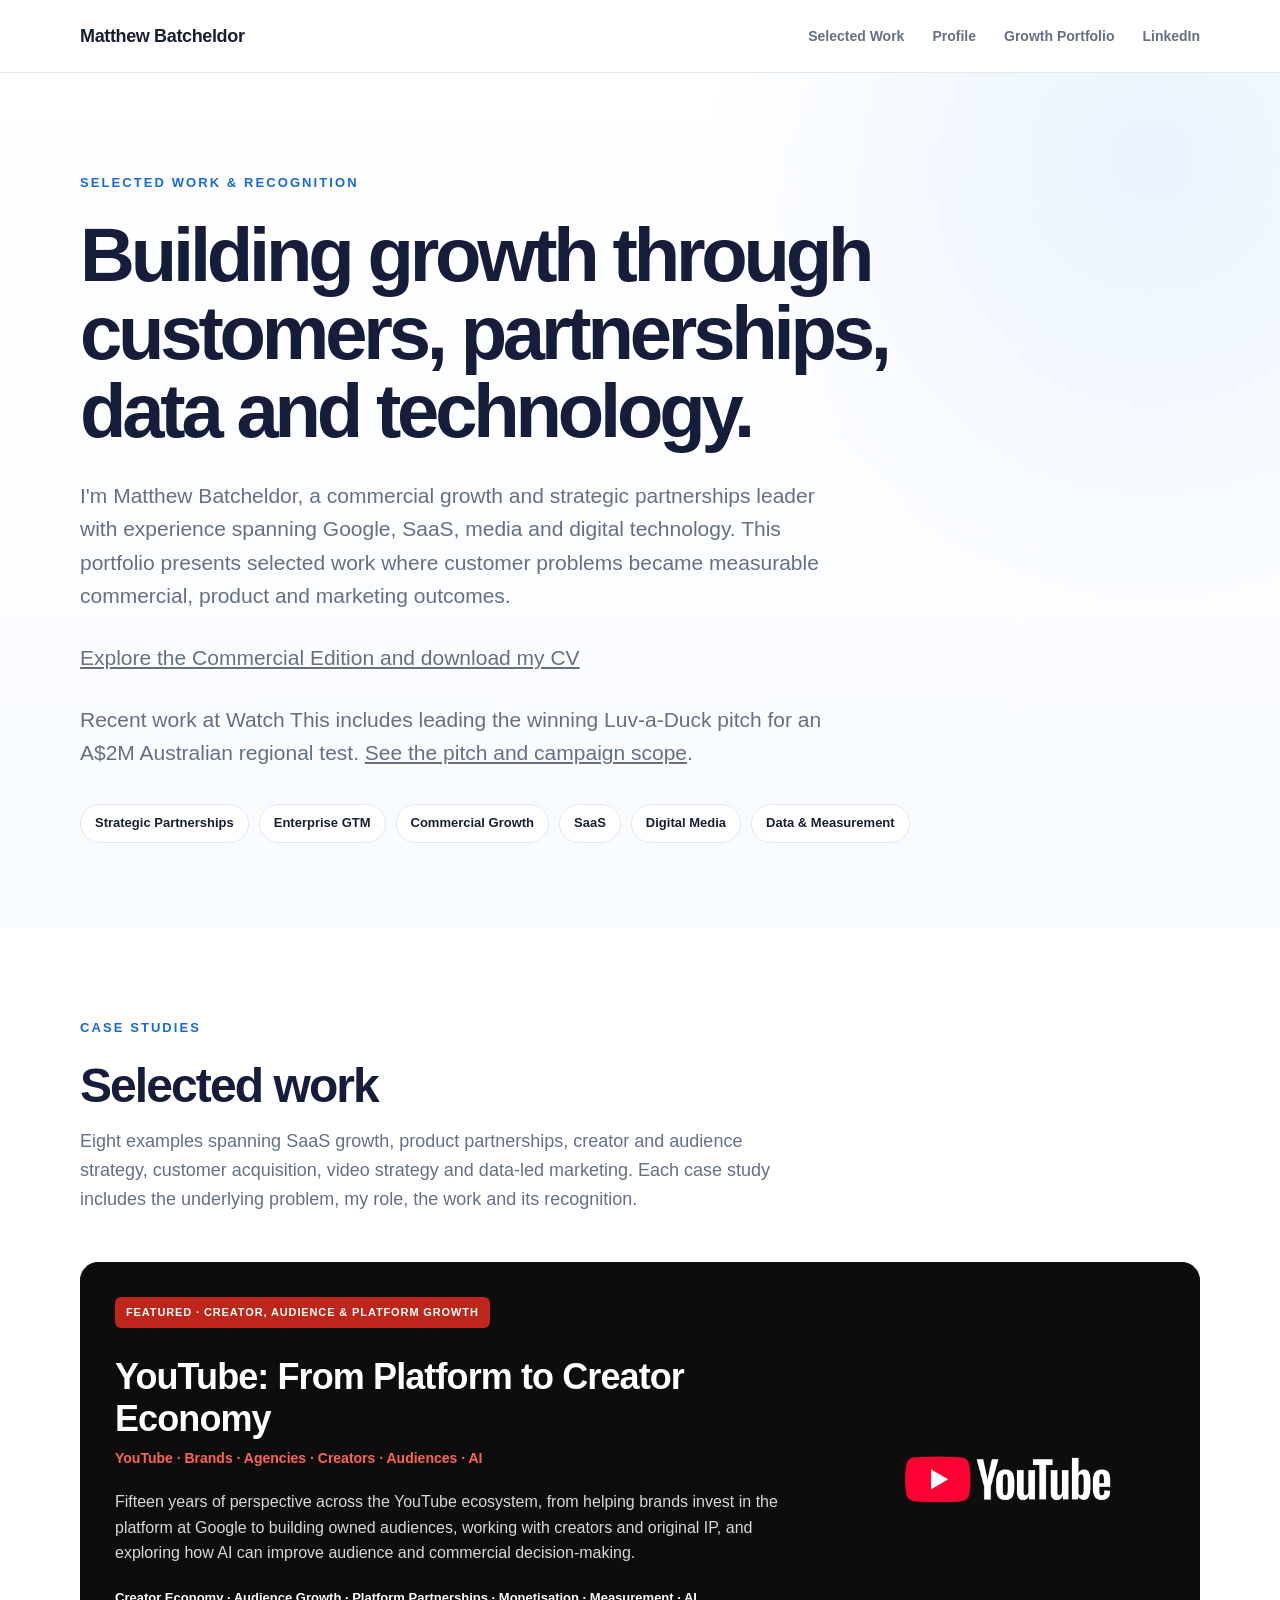
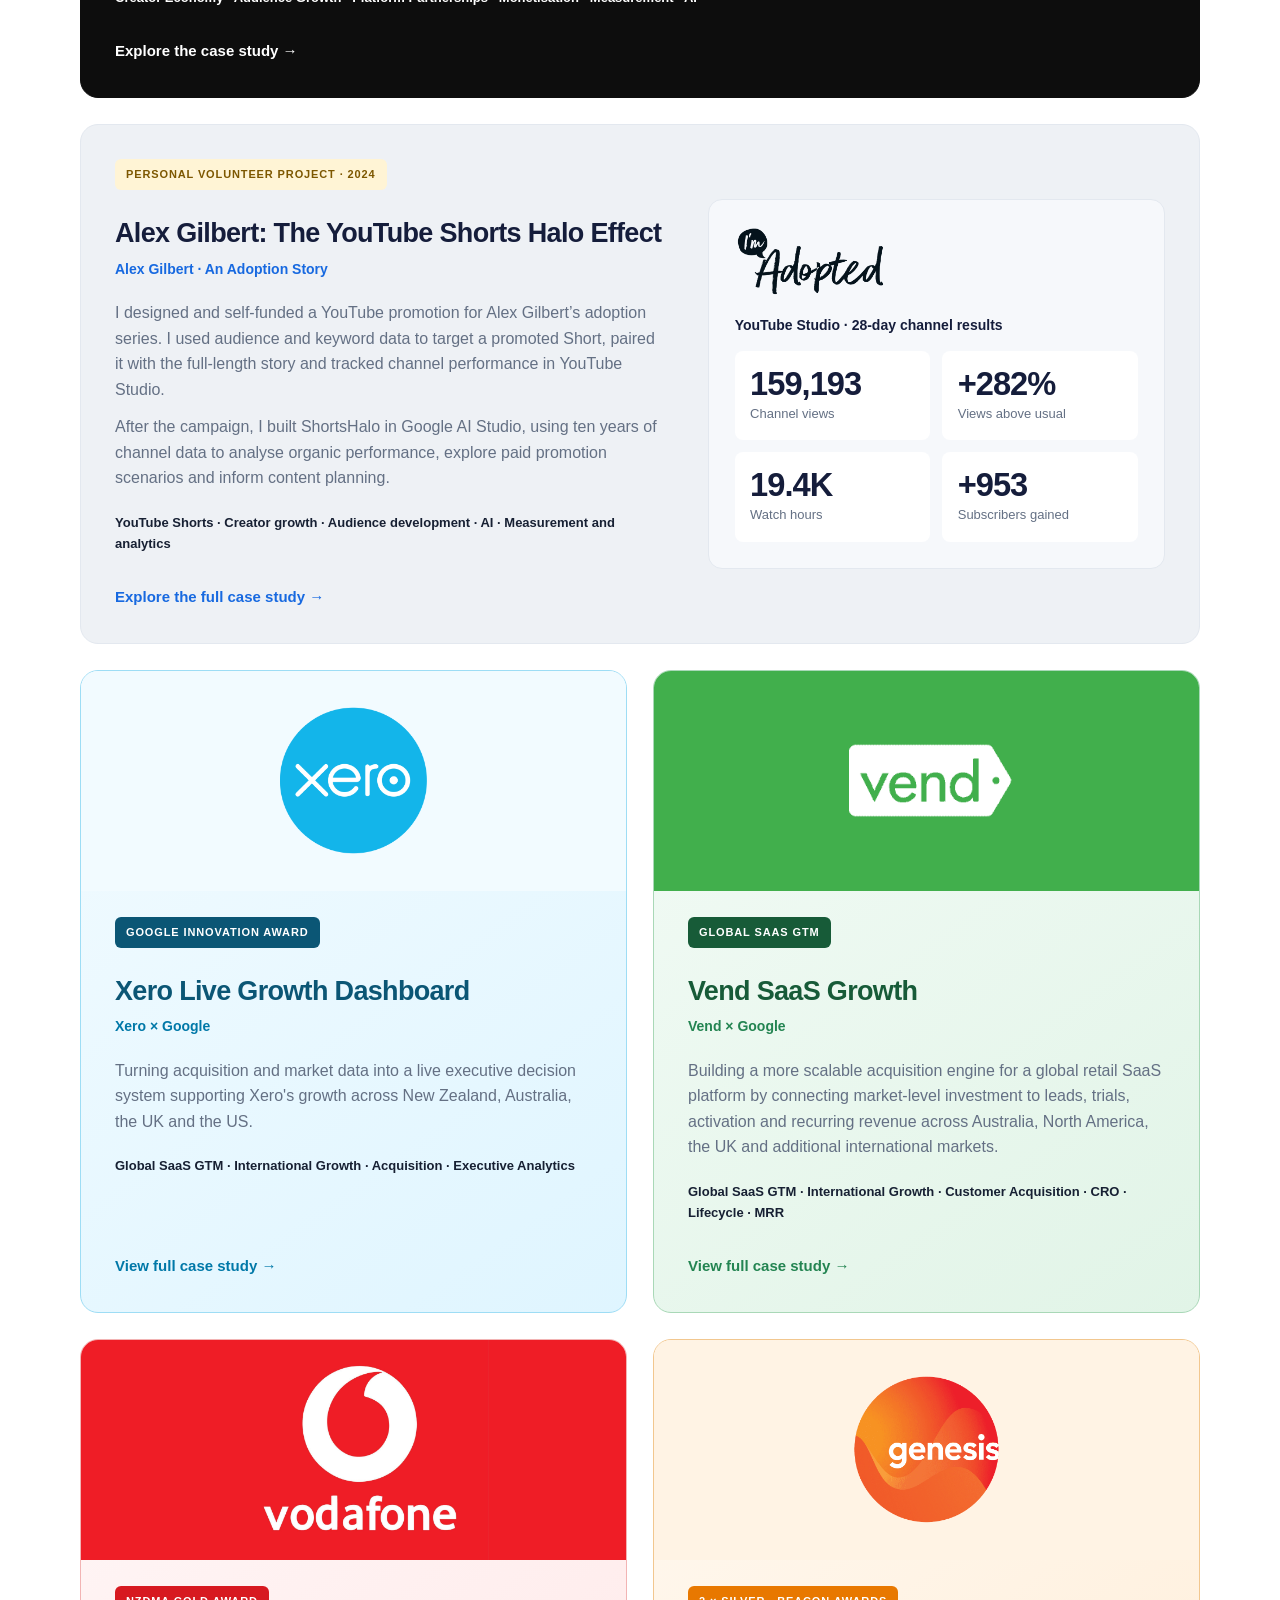
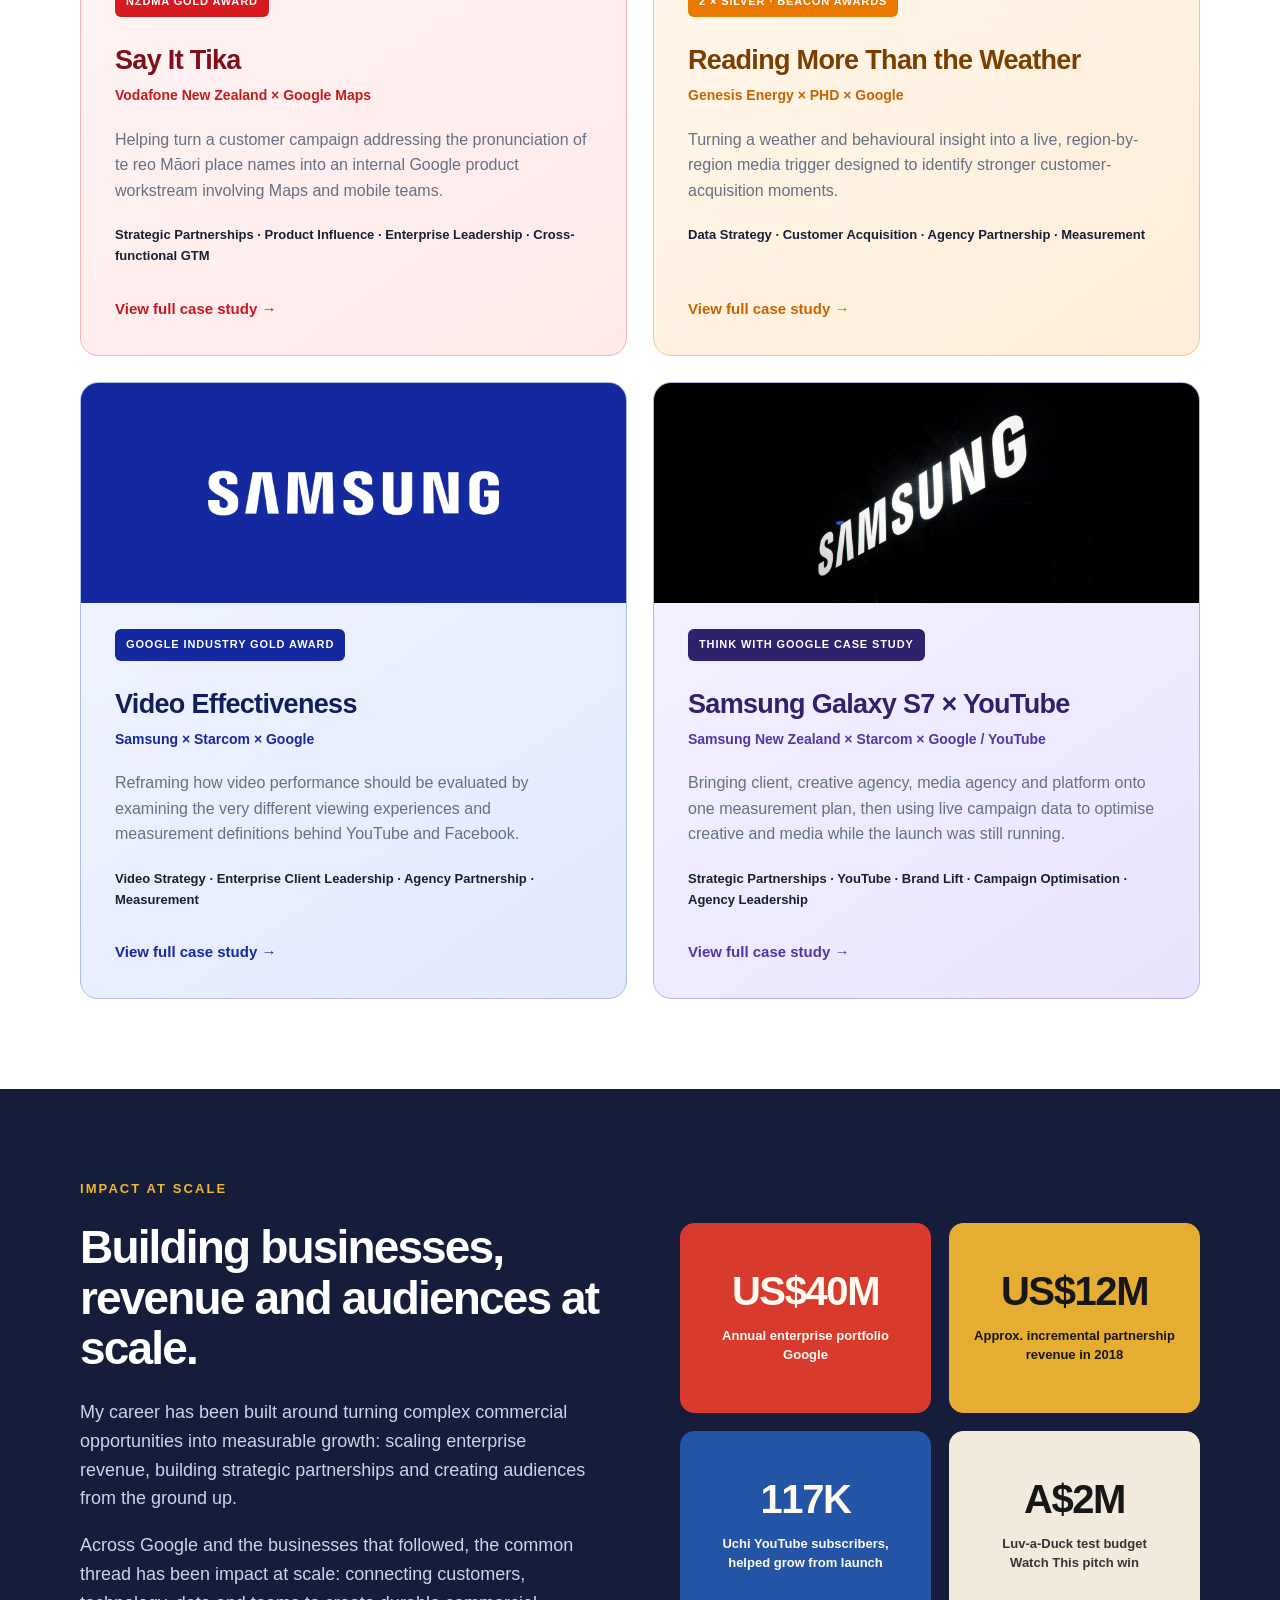
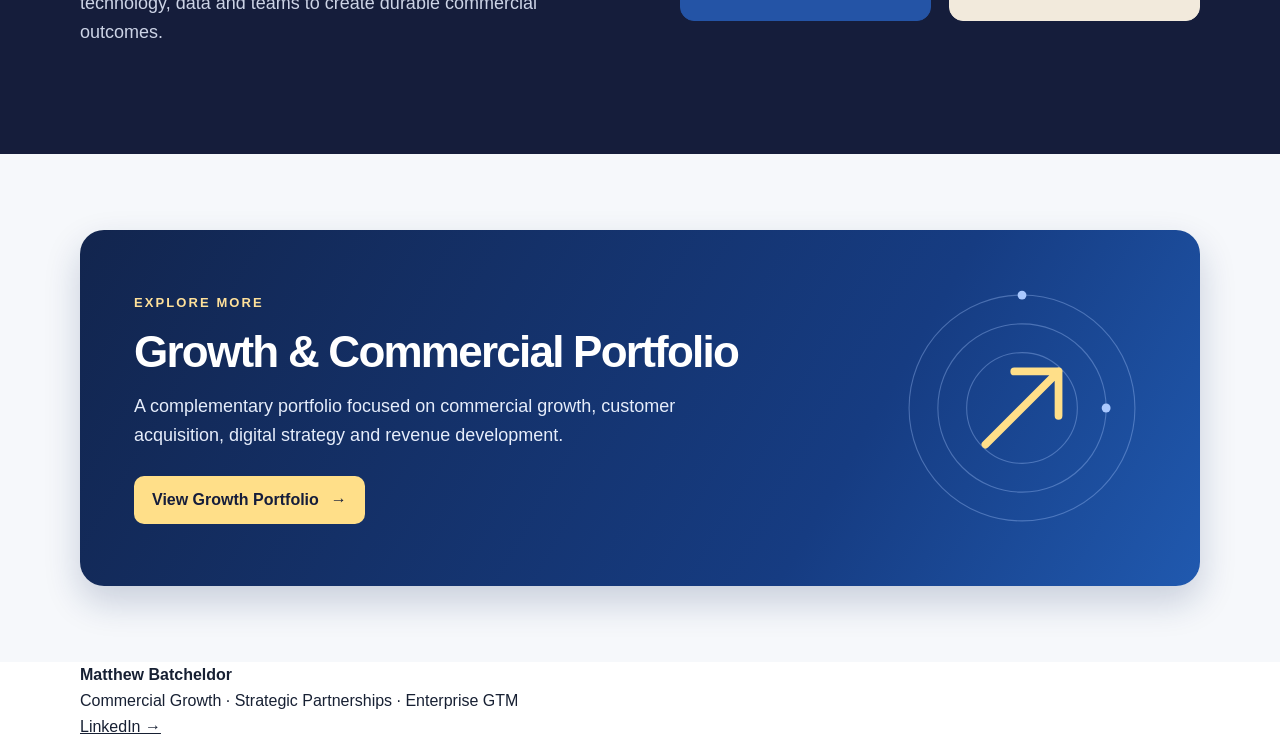
<file: index.html>
<!DOCTYPE html>
<html lang="en">
<head>
  <meta charset="UTF-8">
  <meta name="viewport" content="width=device-width, initial-scale=1.0">

  <title>Matthew Batcheldor | Selected Work & Case Studies</title>
  <meta name="theme-color" content="#1769e0">
  <meta property="og:title" content="Matthew Batcheldor | Career Portfolio">
  <meta property="og:description" content="Selected work across strategic partnerships, enterprise growth, SaaS, media, data and technology.">
  <meta property="og:type" content="website">
  <meta property="og:url" content="https://mattbatcheldor.github.io/career-portfolio/">

  <meta name="description"
        content="Selected award-winning work and commercial case studies from Matthew Batcheldor across Google, SaaS, strategic partnerships, media, data and growth.">

  <style>
    :root {
      --navy: #151d3b;
      --blue: #1769e0;
      --light-blue: #eef5ff;
      --gold: #f2b632;
      --red: #d43d3d;
      --text: #172033;
      --muted: #647084;
      --light: #f6f8fb;
      --white: #ffffff;
      --border: #e3e8ef;
    }

    * {
      box-sizing: border-box;
      margin: 0;
      padding: 0;
    }

    html {
      scroll-behavior: smooth;
    }

    body {
      font-family: -apple-system, BlinkMacSystemFont, "Segoe UI", Roboto,
                   Helvetica, Arial, sans-serif;
      color: var(--text);
      background: var(--white);
      line-height: 1.6;
    }

    a {
      color: inherit;
    }

    .container {
      width: min(1120px, 90%);
      margin: 0 auto;
    }

    /* NAV */

    nav {
      border-bottom: 1px solid var(--border);
      background: rgba(255,255,255,0.96);
      position: sticky;
      top: 0;
      z-index: 100;
    }

    .nav-inner {
      min-height: 72px;
      display: flex;
      align-items: center;
      justify-content: space-between;
      gap: 30px;
    }

    .name {
      font-weight: 800;
      font-size: 18px;
      letter-spacing: -0.02em;
    }

    .nav-links {
      display: flex;
      gap: 28px;
      font-size: 14px;
      font-weight: 600;
    }

    .nav-links a {
      text-decoration: none;
      color: var(--muted);
    }

    .nav-links a:hover {
      color: var(--blue);
    }

    /* HERO */

    .hero {
      padding: 100px 0 85px;
      background:
        radial-gradient(circle at 90% 10%, #e9f3ff 0, transparent 32%),
        linear-gradient(180deg, #ffffff 0%, #f8fbff 100%);
    }

    .eyebrow {
      text-transform: uppercase;
      letter-spacing: .16em;
      color: var(--blue);
      font-weight: 800;
      font-size: 13px;
      margin-bottom: 22px;
    }

    h1 {
      max-width: 900px;
      font-size: clamp(45px, 7vw, 76px);
      line-height: 1.03;
      letter-spacing: -0.055em;
      color: var(--navy);
    }

    .hero-copy {
      max-width: 760px;
      margin-top: 28px;
      font-size: 21px;
      color: var(--muted);
    }

    .hero-tags {
      display: flex;
      flex-wrap: wrap;
      gap: 10px;
      margin-top: 34px;
    }

    .tag {
      border: 1px solid var(--border);
      border-radius: 30px;
      padding: 8px 14px;
      font-size: 13px;
      font-weight: 700;
      background: white;
    }

    /* SECTIONS */

    section {
      padding: 90px 0;
    }

    .section-title {
      margin-bottom: 48px;
    }

    .section-title h2 {
      font-size: clamp(34px, 5vw, 48px);
      line-height: 1.1;
      letter-spacing: -0.04em;
      color: var(--navy);
    }

    .section-title p {
      max-width: 700px;
      margin-top: 14px;
      color: var(--muted);
      font-size: 18px;
    }

    /* CASE STUDIES */

    .grid {
      display: grid;
      grid-template-columns: repeat(2, 1fr);
      gap: 26px;
    }

    .card {
      --card-padding: 34px;
      border: 1px solid var(--border);
      border-radius: 18px;
      padding: var(--card-padding);
      background: white;
      display: flex;
      flex-direction: column;
      min-height: 420px;
      transition: transform .2s ease, box-shadow .2s ease;
    }

    .card:hover {
      transform: translateY(-4px);
      box-shadow: 0 18px 50px rgba(24, 39, 75, .10);
    }

    .card-featured {
      grid-column: 1 / -1;
      min-height: 360px;
      background: #0d0d0d;
      border-color: #0d0d0d;
      display: grid;
      grid-template-columns: minmax(0, 1fr) minmax(180px, 30%);
      gap: clamp(24px, 5vw, 60px);
    }

    .featured-copy {
      display: flex;
      flex-direction: column;
    }

    .featured-logo {
      place-self: center;
      width: min(100%, 270px);
      height: auto;
    }

    .award {
      display: inline-block;
      align-self: flex-start;
      padding: 7px 11px;
      border-radius: 6px;
      font-size: 11px;
      font-weight: 900;
      text-transform: uppercase;
      letter-spacing: .08em;
      margin-bottom: 28px;
      background: #fff4d5;
      color: #7d5700;
    }

    .card h3 {
      color: var(--navy);
      font-size: 27px;
      line-height: 1.15;
      letter-spacing: -0.025em;
      margin-bottom: 8px;
    }

    .client {
      color: var(--blue);
      font-weight: 700;
      font-size: 14px;
      margin-bottom: 20px;
    }

    .card p {
      color: var(--muted);
      font-size: 16px;
    }

    .skills {
      margin-top: 22px;
      font-size: 13px !important;
      font-weight: 700;
      color: var(--text) !important;
    }

    .card-link {
      margin-top: auto;
      padding-top: 30px;
      text-decoration: none;
      color: var(--blue);
      font-weight: 800;
      font-size: 15px;
    }

    .card-link:hover {
      text-decoration: underline;
    }

    .card-featured h3 { color: #ffffff; font-size: 36px; font-weight: 800; }
    .card-featured .client { color: #ff6355; }
    .card-featured p { color: #d8d8d8; }
    .card-featured .skills { color: #ffffff !important; }
    .card-featured .card-link { color: #ffffff; }
    .card-featured .award { background: #bf261b; color: #ffffff; }

    .card-visual {
      display: flex;
      flex: none;
      align-items: center;
      justify-content: center;
      height: clamp(156px, 19vw, 220px);
      margin: calc(-1 * var(--card-padding)) calc(-1 * var(--card-padding)) 26px;
      border-radius: 17px 17px 0 0;
      overflow: hidden;
    }

    .card-visual img {
      display: block;
      width: 100%;
      height: 100%;
      object-fit: contain;
    }

    .card-xero .card-visual { background: #f2fbff; }
    .card-xero .card-visual img { height: 68%; }
    .card-vend .card-visual { background: #41af4c; }
    .card-vend .card-visual img { width: min(100%, 450px); object-fit: cover; }
    .card-vodafone .card-visual { background: #ef1d26; }
    .card-genesis .card-visual { background: #fff3e4; }
    .card-genesis .card-visual img { height: 82%; }
    .card-samsung .card-visual { background: #1429a0; }
    .card-samsung .card-visual img { width: min(72%, 360px); }
    .card-galaxy .card-visual { background: #000000; }

    /* CASE STUDY STORY THEMES */
    .card-xero { background:linear-gradient(145deg,#f2fbff,#dff5ff); border-color:#9eddf5; }
    .card-xero h3{color:#0b5675}.card-xero .client,.card-xero .card-link{color:#0078a8}.card-xero .award{background:#0b5675;color:#fff}
    .card-vend { background:linear-gradient(145deg,#f3fbf6,#e1f4e7); border-color:#a9d8b7; }
    .card-vend h3{color:#175b38}.card-vend .client,.card-vend .card-link{color:#238451}.card-vend .award{background:#175b38;color:#fff}
    .card-vodafone { background:linear-gradient(145deg,#fff7f7,#ffe8e8); border-color:#f2b4b4; }
    .card-vodafone h3{color:#7d1018}.card-vodafone .client,.card-vodafone .card-link{color:#c71920}.card-vodafone .award{background:#d71920;color:#fff}
    .card-genesis { background:linear-gradient(145deg,#fff9f1,#ffedd7); border-color:#f2c78f; }
    .card-genesis h3{color:#7a3f00}.card-genesis .client,.card-genesis .card-link{color:#c86400}.card-genesis .award{background:#e87800;color:#fff}
    .card-samsung { background:linear-gradient(145deg,#f3f6ff,#e2e9ff); border-color:#aebce8; }
    .card-samsung h3{color:#101f5c}.card-samsung .client,.card-samsung .card-link{color:#1428a0}.card-samsung .award{background:#1428a0;color:#fff}
    .card-galaxy { background:linear-gradient(145deg,#f6f4ff,#e9e4ff); border-color:#bbb0e8; }
    .card-galaxy h3{color:#30216d}.card-galaxy .client,.card-galaxy .card-link{color:#5137a5}.card-galaxy .award{background:#30216d;color:#fff}

    .card-halo {
      grid-column: 1 / -1;
      background: #eef1f5;
      scroll-margin-top: 88px;
      display: grid;
      grid-template-columns: minmax(0, 1.2fr) minmax(0, 1fr);
      gap: clamp(20px, 4vw, 44px);
      min-height: auto;
    }

    .card-halo .featured-copy > p + p:not(.skills) { margin-top: 12px; }

    .halo-results {
      align-self: center;
      background: var(--light);
      border: 1px solid var(--border);
      border-radius: 14px;
      padding: clamp(14px, 2.4vw, 26px);
    }

    .halo-logo {
      display: block;
      width: min(100%, 152px);
      height: auto;
      margin: 0 0 16px;
    }

    .card .halo-results-label {
      margin-bottom: 14px;
      color: var(--navy);
      font-size: 14px;
      font-weight: 800;
    }

    .halo-metrics {
      display: grid;
      grid-template-columns: repeat(2, minmax(0, 1fr));
      gap: 12px;
      margin: 0;
    }

    .halo-metrics > div {
      display: flex;
      flex-direction: column;
      padding: clamp(9px, 1.2vw, 16px);
      border-radius: 8px;
      background: white;
    }

    .halo-metrics dt { color: var(--muted); font-size: 13px; }
    .halo-metrics dd {
      order: -1;
      margin: 0 0 2px;
      color: var(--navy);
      font-size: clamp(19px, 2.55vw, 34px);
      font-weight: 900;
      line-height: 1.1;
      font-variant-numeric: tabular-nums;
      letter-spacing: -.03em;
    }

    /* PROFILE */

    .profile {
      background: var(--navy);
      color: white;
    }

    .profile-grid {
      display: grid;
      grid-template-columns: 1fr 1fr;
      gap: 80px;
      align-items: center;
    }

    .profile h2 {
      color: white;
      font-size: 46px;
      line-height: 1.1;
      letter-spacing: -0.04em;
      margin-bottom: 24px;
    }

    .profile p {
      color: #cdd4e6;
      font-size: 18px;
      margin-bottom: 18px;
    }

    .stats {
      display: grid;
      grid-template-columns: repeat(2,1fr);
      gap: 18px;
    }

    .stat {
      min-height: 190px;
      padding: 28px 22px;
      border-radius: 14px;
      border: 1px solid rgba(255,255,255,.16);
      display: flex;
      flex-direction: column;
      justify-content: center;
      align-items: center;
      text-align: center;
      box-shadow: none;
    }

    .stat strong {
      display: block;
      font-size: clamp(30px, 4vw, 40px);
      line-height: 1;
      letter-spacing: -0.035em;
      margin-bottom: 16px;
    }

    .stat span {
      font-size: 13px;
      line-height: 1.45;
      font-weight: 700;
    }

    .stat-revenue-scale {
      background: #d83a2e;
      border-color: #d83a2e;
    }
    .stat-revenue-scale strong,
    .stat-revenue-scale span { color: #fffaf0; }

    .stat-revenue-impact {
      background: #e5ad32;
      border-color: #e5ad32;
    }
    .stat-revenue-impact strong,
    .stat-revenue-impact span { color: #171717; }

    .stat-audience {
      background: #2454a6;
      border-color: #2454a6;
    }
    .stat-audience strong,
    .stat-audience span { color: #fffaf0; }

    .stat-depth {
      background: #f2eadc;
      border-color: #f2eadc;
    }
    .stat-depth strong { color: #171717; }
    .stat-depth span { color: #343434; }

    /* GROWTH PORTFOLIO */

    .portfolio-section {
      padding: clamp(44px, 7vw, 76px) 0;
      background: var(--light);
    }

    .portfolio-panel {
      display: grid;
      grid-template-columns: minmax(0, 1fr) clamp(150px, 24vw, 248px);
      gap: clamp(20px, 4vw, 52px);
      align-items: center;
      padding: clamp(26px, 5vw, 54px);
      border-radius: 24px;
      background: linear-gradient(120deg, #12254e, #163c82 68%, #2059af);
      color: var(--white);
      box-shadow: 0 16px 36px rgba(16, 42, 93, .20);
    }

    .portfolio-panel .eyebrow {
      margin-bottom: 14px;
      color: #ffe19a;
    }

    .portfolio-panel h2 {
      max-width: 680px;
      margin-bottom: 16px;
      font-size: clamp(29px, 4vw, 44px);
      line-height: 1.1;
      letter-spacing: -.04em;
    }

    .portfolio-panel p {
      max-width: 580px;
      margin-bottom: 26px;
      color: #e6edfb;
      font-size: clamp(16px, 2vw, 18px);
    }

    .portfolio-button {
      display: inline-flex;
      gap: 12px;
      align-items: center;
      min-height: 48px;
      padding: 10px 18px;
      border-radius: 10px;
      background: #ffdf89;
      color: var(--navy);
      font-weight: 800;
      text-decoration: none;
    }

    .portfolio-button:hover {
      background: #ffebaf;
      text-decoration: underline;
    }

    .portfolio-button:focus-visible {
      outline: 3px solid var(--white);
      outline-offset: 4px;
    }

    .portfolio-art {
      display: block;
      width: 100%;
      height: auto;
    }

    @media (max-width: 620px) {
      .portfolio-panel { grid-template-columns: minmax(0, 1fr); }
      .portfolio-art { display: none; }
    }

    @media (max-width: 800px) {
      .nav-links { display: none; }
      .hero { padding: 70px 0; }
      .grid, .profile-grid { grid-template-columns: 1fr; }
      .card-halo { grid-template-columns: minmax(0, 1fr); }
      .profile-grid { gap: 45px; }
      .footer-inner { flex-direction: column; align-items: flex-start; }
      .card { --card-padding: 24px; min-height: auto; }

      .card-featured {
        padding: 28px 24px;
        grid-template-columns: minmax(0, 1fr);
        gap: 24px;
      }

      .featured-logo {
        grid-row: 1;
        justify-self: start;
        width: min(100%, 180px);
      }

      .card-featured .award {
        max-width: 100%;
        line-height: 1.45;
        margin-bottom: 26px;
      }

      .card-featured h3 {
        font-size: clamp(30px, 9vw, 36px);
        line-height: 1.08;
      }
    }
  </style>
<link rel="icon" href="/career-portfolio/favicon.svg" type="image/svg+xml"><link rel="apple-touch-icon" href="/career-portfolio/apple-touch-icon.png"><meta property="og:image" content="https://mattbatcheldor.github.io/career-portfolio/commercial-edition/assets/matthew-batcheldor-professional.jpg"><meta property="og:image:width" content="1000"><meta property="og:image:height" content="1000"><meta property="og:image:alt" content="Matthew Batcheldor wearing a navy jacket and checked shirt"><meta name="twitter:card" content="summary"><meta name="twitter:image" content="https://mattbatcheldor.github.io/career-portfolio/commercial-edition/assets/matthew-batcheldor-professional.jpg"></head>

<body>

<nav>
  <div class="container nav-inner">
    <div class="name">Matthew Batcheldor</div>

    <div class="nav-links">
  <a href="#work">Selected Work</a>
  <a href="#profile">Profile</a>
  <a href="https://mattbatcheldor.github.io/growth-portfolio/"
     target="_blank"
     rel="noopener">Growth Portfolio</a>
  <a href="https://www.linkedin.com/in/mattbatcheldor/"
     target="_blank"
     rel="noopener">LinkedIn</a>
</div>
  </div>
</nav>


<header class="hero">
  <div class="container">

    <div class="eyebrow">Selected Work & Recognition</div>

    <h1>
      Building growth through customers, partnerships, data and technology.
    </h1>

    <p class="hero-copy">
      I'm Matthew Batcheldor, a commercial growth and strategic partnerships
      leader with experience spanning Google, SaaS, media and digital
      technology. This portfolio presents selected work where customer
      problems became measurable commercial, product and marketing outcomes.
    </p>

    <p class="hero-copy"><a href="commercial-edition/">Explore the Commercial Edition and download my CV</a></p>
    <p class="hero-copy">Recent work at Watch This includes leading the winning Luv-a-Duck pitch for an A$2M Australian regional test. <a href="commercial-edition/#watch-this">See the pitch and campaign scope</a>.</p>

    <div class="hero-tags">
      <span class="tag">Strategic Partnerships</span>
      <span class="tag">Enterprise GTM</span>
      <span class="tag">Commercial Growth</span>
      <span class="tag">SaaS</span>
      <span class="tag">Digital Media</span>
      <span class="tag">Data & Measurement</span>
    </div>

  </div>
</header>


<section id="work">

  <div class="container">

    <div class="section-title">
      <div class="eyebrow">Case Studies</div>

      <h2>Selected work</h2>

      <p>
        Eight examples spanning SaaS growth, product partnerships,
        creator and audience strategy, customer acquisition, video strategy and data-led marketing.
        Each case study includes the underlying problem, my role,
        the work and its recognition.
      </p>
    </div>


    <div class="grid">

      <!-- CREATOR ECONOMY - FEATURED -->

      <article class="card card-featured">

        <div class="featured-copy">
          <span class="award">Featured · Creator, Audience & Platform Growth</span>

          <h3>YouTube: From Platform to Creator Economy</h3>

          <div class="client">YouTube · Brands · Agencies · Creators · Audiences · AI</div>

          <p>
            Fifteen years of perspective across the YouTube ecosystem, from helping
            brands invest in the platform at Google to building owned audiences,
            working with creators and original IP, and exploring how AI can improve
            audience and commercial decision-making.
          </p>

          <p class="skills">
            Creator Economy · Audience Growth · Platform Partnerships ·
            Monetisation · Measurement · AI
          </p>

          <a class="card-link"
             href="Matthew%20Batcheldor%20From%20Platform%20to%20Creator%20Economy_2.pdf" target="_blank">
            Explore the case study →
          </a>
        </div>

        <img class="featured-logo" src="assets/case-studies/youtube.png" alt=""
             width="1705" height="573" loading="lazy" decoding="async">

      </article>


      <!-- ALEX GILBERT - YOUTUBE HALO EFFECT -->

      <article class="card card-halo" id="alex-gilbert-halo">
        <div class="featured-copy">
          <span class="award">Personal volunteer project · 2024</span>

          <h3>Alex Gilbert: The YouTube Shorts Halo Effect</h3>

          <div class="client">Alex Gilbert · An Adoption Story</div>

          <p>
            I designed and self-funded a YouTube promotion for Alex Gilbert’s adoption
            series. I used audience and keyword data to target a promoted Short,
            paired it with the full-length story and tracked channel performance in
            YouTube Studio.
          </p>

          <p>
            After the campaign, I built ShortsHalo in Google AI Studio, using ten
            years of channel data to analyse organic performance, explore paid
            promotion scenarios and inform content planning.
          </p>

          <p class="skills">
            YouTube Shorts · Creator growth · Audience development · AI ·
            Measurement and analytics
          </p>

          <a class="card-link"
             href="https://mattbatcheldor.github.io/growth-portfolio/#halo">
            Explore the full case study →
          </a>
        </div>

        <div class="halo-results">
          <img class="halo-logo" src="assets/case-studies/imadopted-logo.png"
               alt="I’m Adopted" width="1146" height="545" loading="lazy" decoding="async">
          <p class="halo-results-label">YouTube Studio · 28-day channel results</p>
          <dl class="halo-metrics">
            <div><dt>Channel views</dt><dd>159,193</dd></div>
            <div><dt>Views above usual</dt><dd>+282%</dd></div>
            <div><dt>Watch hours</dt><dd>19.4K</dd></div>
            <div><dt>Subscribers gained</dt><dd>+953</dd></div>
          </dl>
        </div>
      </article>


      <!-- XERO -->

      <article class="card card-xero">

        <div class="card-visual">
          <img src="assets/case-studies/xero.png" alt=""
               width="2003" height="2048" loading="lazy" decoding="async">
        </div>

        <span class="award">Google Innovation Award</span>

        <h3>Xero Live Growth Dashboard</h3>

        <div class="client">Xero × Google</div>

        <p>
          Turning acquisition and market data into a live executive
          decision system supporting Xero's growth across New Zealand,
          Australia, the UK and the US.
        </p>

        <p class="skills">
          Global SaaS GTM · International Growth · Acquisition ·
          Executive Analytics
        </p>

        <a class="card-link"
           href="Xero_Growth_Dashboard_Case_Study_Matthew_Batcheldor_1.pdf"
           target="_blank">
          View full case study →
        </a>

      </article>


      <!-- VEND -->

      <article class="card card-vend">

        <div class="card-visual">
          <img src="assets/case-studies/vend.png" alt=""
               width="576" height="304" loading="lazy" decoding="async">
        </div>

        <span class="award">Global SaaS GTM</span>

        <h3>Vend SaaS Growth</h3>

        <div class="client">Vend × Google</div>

        <p>
          Building a more scalable acquisition engine for a global retail SaaS
          platform by connecting market-level investment to leads, trials,
          activation and recurring revenue across Australia, North America,
          the UK and additional international markets.
        </p>

        <p class="skills">
          Global SaaS GTM · International Growth · Customer Acquisition ·
          CRO · Lifecycle · MRR
        </p>

        <a class="card-link"
           href="Matthew%20Batcheldor%20Vend%20SaaS%20Growth%20Case%20Study.pdf"
           target="_blank">
          View full case study →
        </a>

      </article>


      <!-- SAY IT TIKA -->

      <article class="card card-vodafone">

        <div class="card-visual">
          <img src="assets/case-studies/vodafone.jpg" alt=""
               width="1920" height="1561" loading="lazy" decoding="async">
        </div>

        <span class="award">NZDMA Gold Award</span>

        <h3>Say It Tika</h3>

        <div class="client">
          Vodafone New Zealand × Google Maps
        </div>

        <p>
          Helping turn a customer campaign addressing the pronunciation
          of te reo Māori place names into an internal Google product
          workstream involving Maps and mobile teams.
        </p>

        <p class="skills">
          Strategic Partnerships · Product Influence ·
          Enterprise Leadership · Cross-functional GTM
        </p>

        <a class="card-link"
           href="Say_It_Tika_Case_Study_Matthew_Batcheldor.pdf"
           target="_blank">
          View full case study →
        </a>

      </article>


      <!-- GENESIS -->

      <article class="card card-genesis">

        <div class="card-visual">
          <img src="assets/case-studies/genesis-energy.png" alt=""
               width="652" height="661" loading="lazy" decoding="async">
        </div>

        <span class="award">2 × Silver · Beacon Awards</span>

        <h3>Reading More Than the Weather</h3>

        <div class="client">Genesis Energy × PHD × Google</div>

        <p>
          Turning a weather and behavioural insight into a live,
          region-by-region media trigger designed to identify stronger
          customer-acquisition moments.
        </p>

        <p class="skills">
          Data Strategy · Customer Acquisition ·
          Agency Partnership · Measurement
        </p>

        <a class="card-link"
           href="Genesis_Reading_More_Than_The_Weather_Matthew_Batcheldor_1.pdf"
           target="_blank">
          View full case study →
        </a>

      </article>


      <!-- SAMSUNG -->

      <article class="card card-samsung">

        <div class="card-visual">
          <img src="assets/case-studies/samsung.jpg" alt=""
               width="2000" height="1315" loading="lazy" decoding="async">
        </div>

        <span class="award">Google Industry Gold Award</span>

        <h3>Video Effectiveness</h3>

        <div class="client">Samsung × Starcom × Google</div>

        <p>
          Reframing how video performance should be evaluated by
          examining the very different viewing experiences and
          measurement definitions behind YouTube and Facebook.
        </p>

        <p class="skills">
          Video Strategy · Enterprise Client Leadership ·
          Agency Partnership · Measurement
        </p>

        <a class="card-link"
           href="Samsung_Starcom_Video_Effectiveness_Matthew_Batcheldor.pdf"
           target="_blank">
          View full case study →
        </a>

      </article>


      <!-- SAMSUNG GALAXY S7 -->

      <article class="card card-galaxy">

        <div class="card-visual">
          <img src="assets/case-studies/samsung-galaxy-s7.jpg" alt=""
               width="2048" height="1365" loading="lazy" decoding="async">
        </div>

        <span class="award">Think with Google Case Study</span>

        <h3>Samsung Galaxy S7 × YouTube</h3>

        <div class="client">Samsung New Zealand × Starcom × Google / YouTube</div>

        <p>
          Bringing client, creative agency, media agency and platform
          onto one measurement plan, then using live campaign data to
          optimise creative and media while the launch was still running.
        </p>

        <p class="skills">
          Strategic Partnerships · YouTube · Brand Lift ·
          Campaign Optimisation · Agency Leadership
        </p>

        <a class="card-link"
           href="samsung-galaxy-s7-youtube.html"
           target="_blank">
          View full case study →
        </a>

      </article>

    </div>
  </div>

</section>


<section class="profile" id="profile">

  <div class="container profile-grid">

    <div>

      <div class="eyebrow" style="color:#f2b632">
        Impact at Scale
      </div>

      <h2>Building businesses, revenue and audiences at scale.</h2>

      <p>
        My career has been built around turning complex commercial opportunities
        into measurable growth: scaling enterprise revenue, building strategic
        partnerships and creating audiences from the ground up.
      </p>

      <p>
        Across Google and the businesses that followed, the common thread has been
        impact at scale: connecting customers, technology, data and teams
        to create durable commercial outcomes.
      </p>

    </div>


    <div class="stats">

      <div class="stat stat-revenue-scale">
        <strong>US$40M</strong>
        <span>Annual enterprise portfolio<br>Google</span>
      </div>

      <div class="stat stat-revenue-impact">
        <strong>US$12M</strong>
        <span>Approx. incremental partnership<br>revenue in 2018</span>
      </div>

      <div class="stat stat-audience">
        <strong>117K</strong>
        <span>Uchi YouTube subscribers,<br>helped grow from launch</span>
      </div>

      <div class="stat stat-depth">
        <strong>A$2M</strong>
        <span>Luv-a-Duck test budget<br>Watch This pitch win</span>
      </div>

    </div>

  </div>

</section>

<section class="portfolio-section" id="explore-more" aria-labelledby="growth-portfolio-heading">
  <div class="container">
    <div class="portfolio-panel">
      <div>
        <div class="eyebrow">Explore More</div>
        <h2 id="growth-portfolio-heading">Growth &amp; Commercial Portfolio</h2>
        <p>
          A complementary portfolio focused on commercial growth,
          customer acquisition, digital strategy and revenue development.
        </p>
        <a class="portfolio-button"
           href="https://mattbatcheldor.github.io/growth-portfolio/"
           target="_blank"
           rel="noopener">
          View Growth Portfolio <span aria-hidden="true">→</span>
        </a>
      </div>
      <svg class="portfolio-art" viewBox="0 0 224 224" width="224" height="224"
           aria-hidden="true" focusable="false">
        <g fill="none" stroke="#a9c8ff" stroke-opacity=".35">
          <circle cx="112" cy="112" r="102" />
          <circle cx="112" cy="112" r="76" />
          <circle cx="112" cy="112" r="50" />
        </g>
        <circle cx="112" cy="10" r="4" fill="#a9c8ff" />
        <circle cx="188" cy="112" r="4" fill="#a9c8ff" />
        <path d="M79 145L145 79M105 79H145V119" fill="none" stroke="#ffdf89"
              stroke-width="7" stroke-linecap="round" stroke-linejoin="round" />
      </svg>
    </div>
  </div>
</section>
<footer>

  <div class="container footer-inner">

    <div>
      <strong>Matthew Batcheldor</strong>
      <p>Commercial Growth · Strategic Partnerships · Enterprise GTM</p>
    </div>

    <a class="linkedin"
       href="https://www.linkedin.com/in/mattbatcheldor/"
       target="_blank"
       rel="noopener">
      LinkedIn →
    </a>

  </div>

</footer>

</body>
</html>
</file>
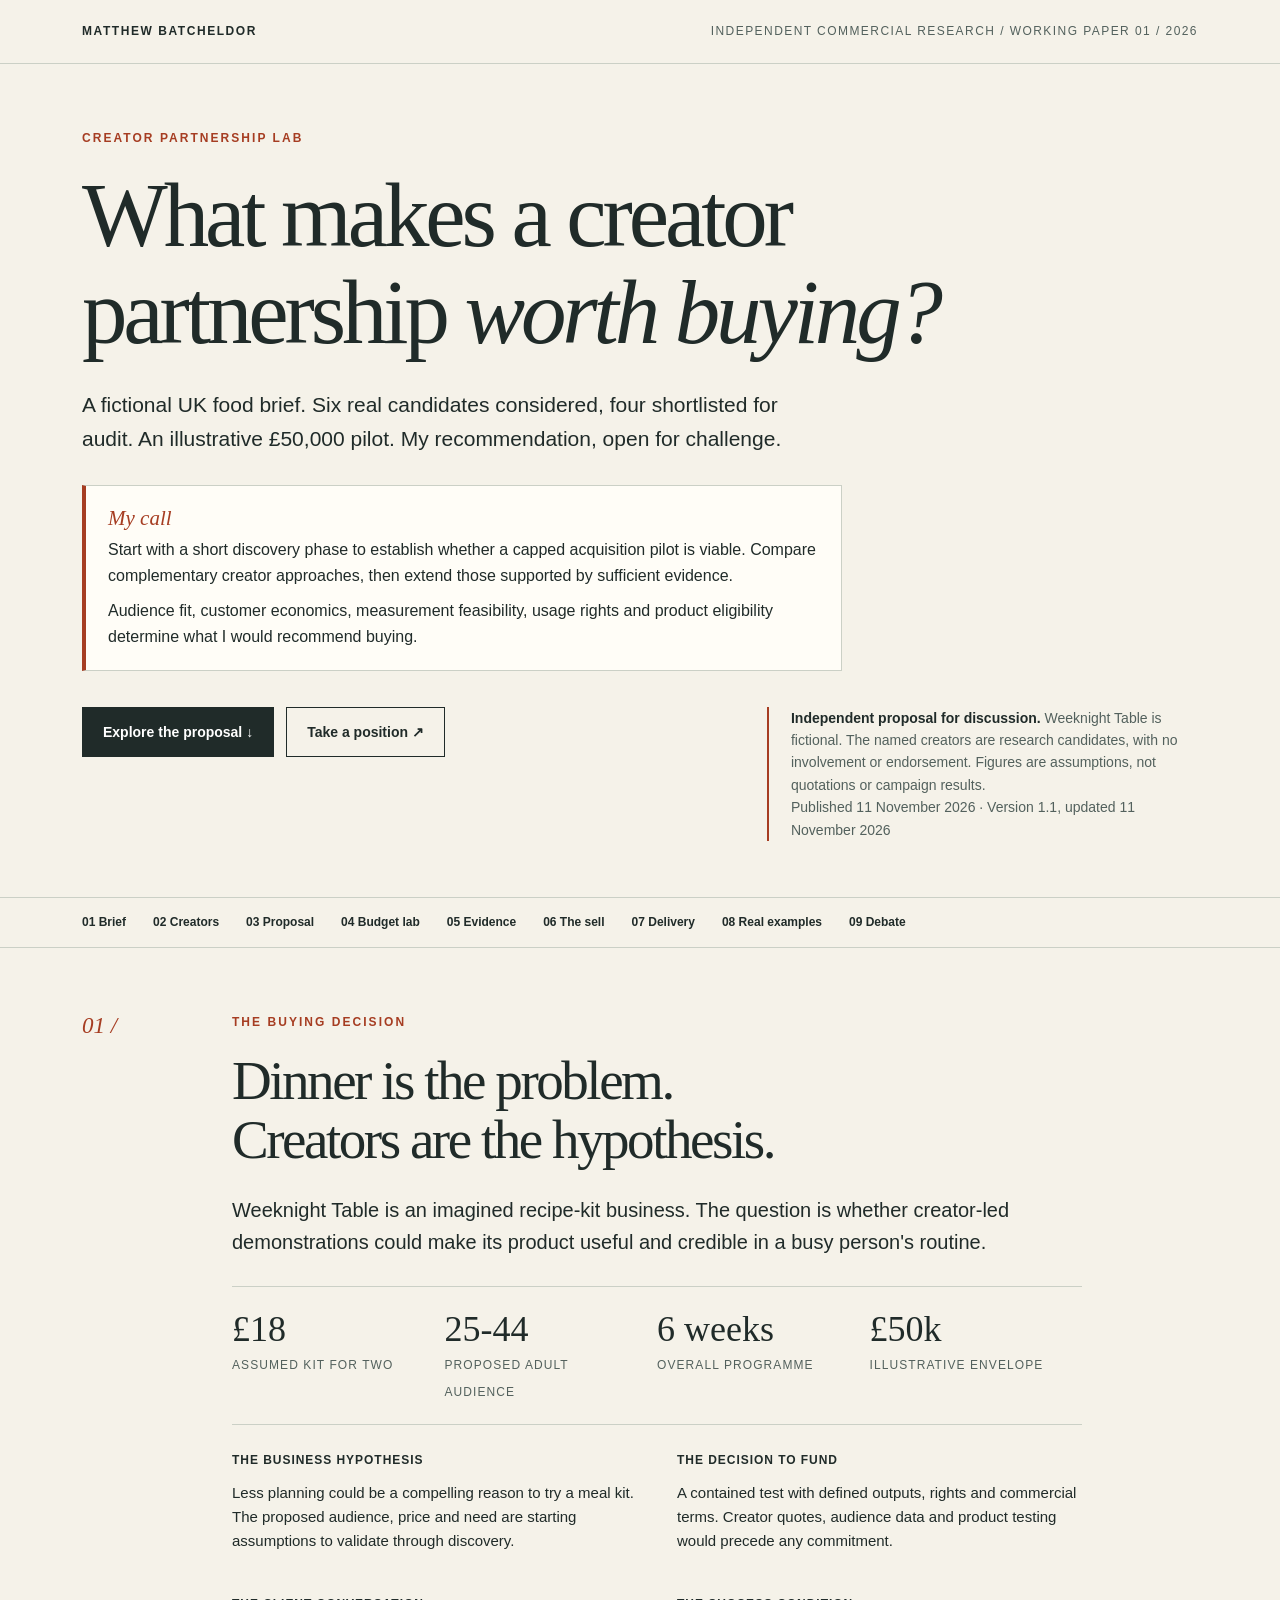
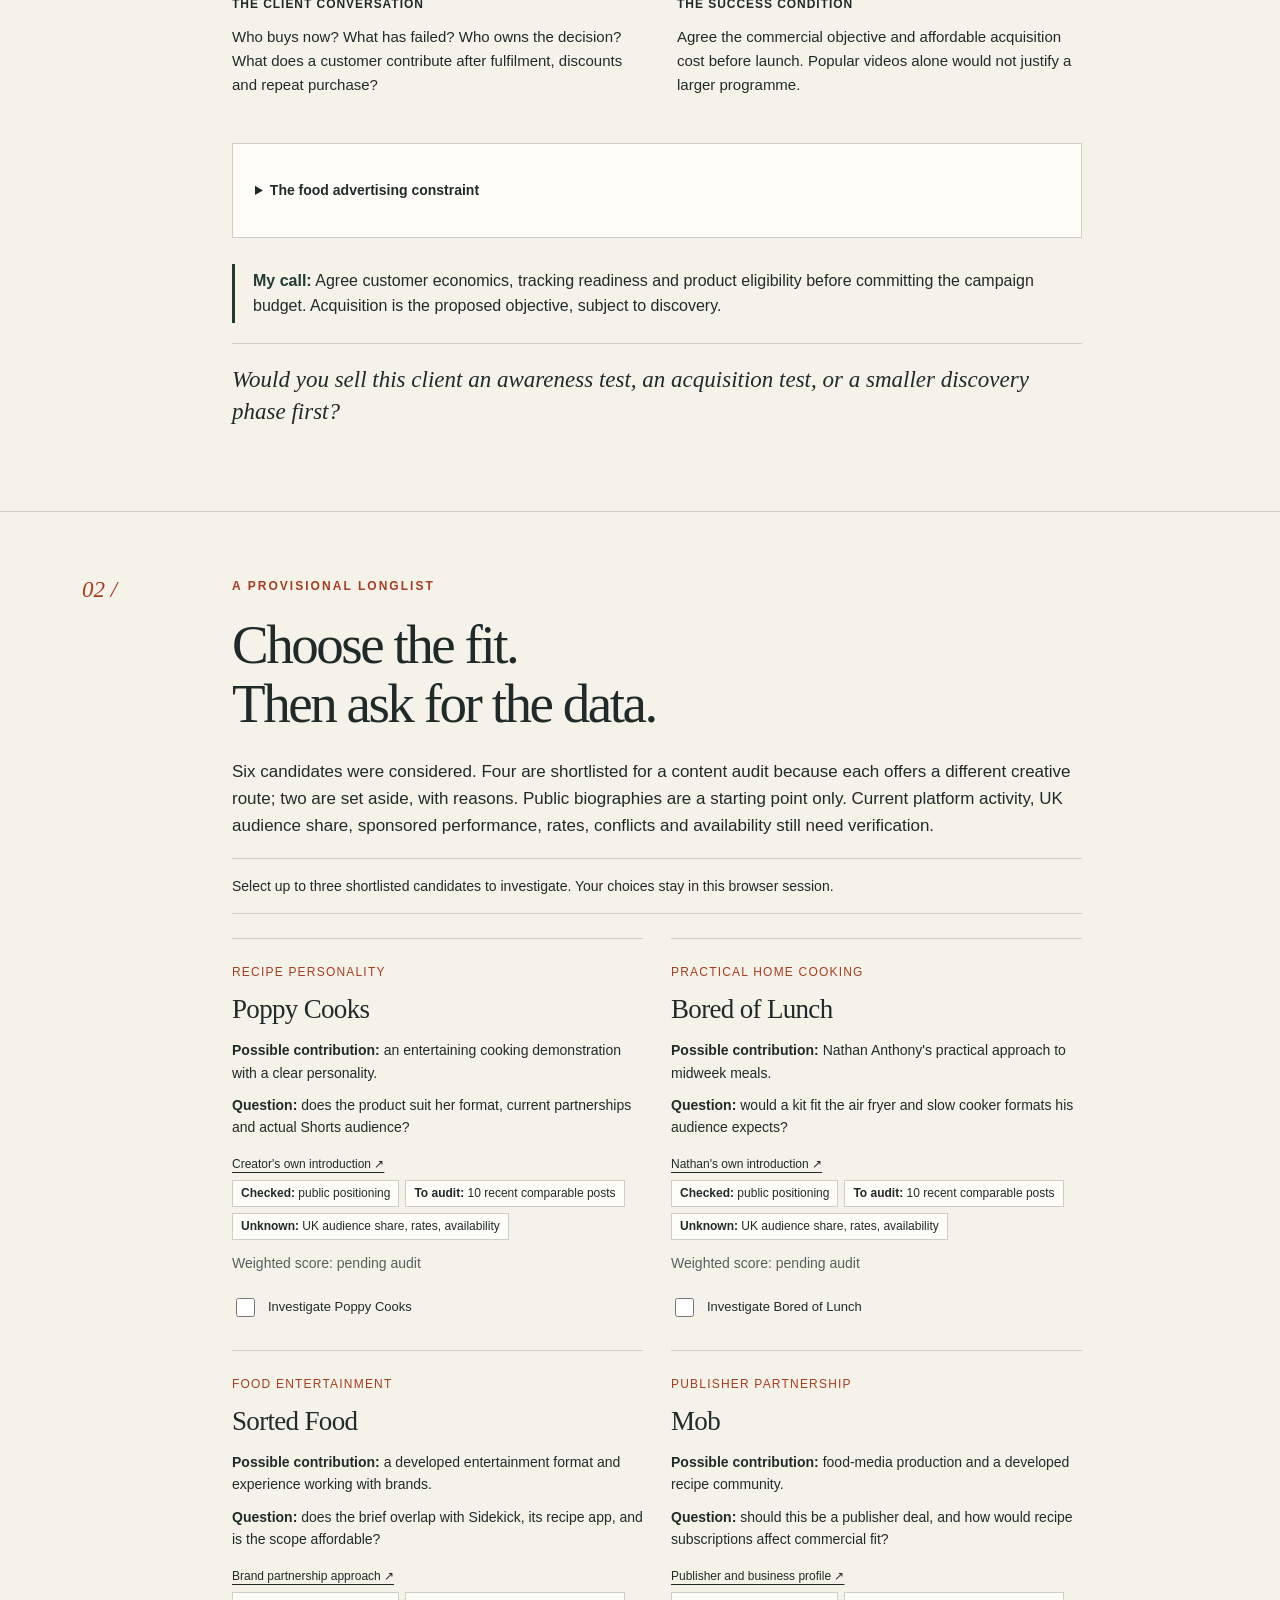
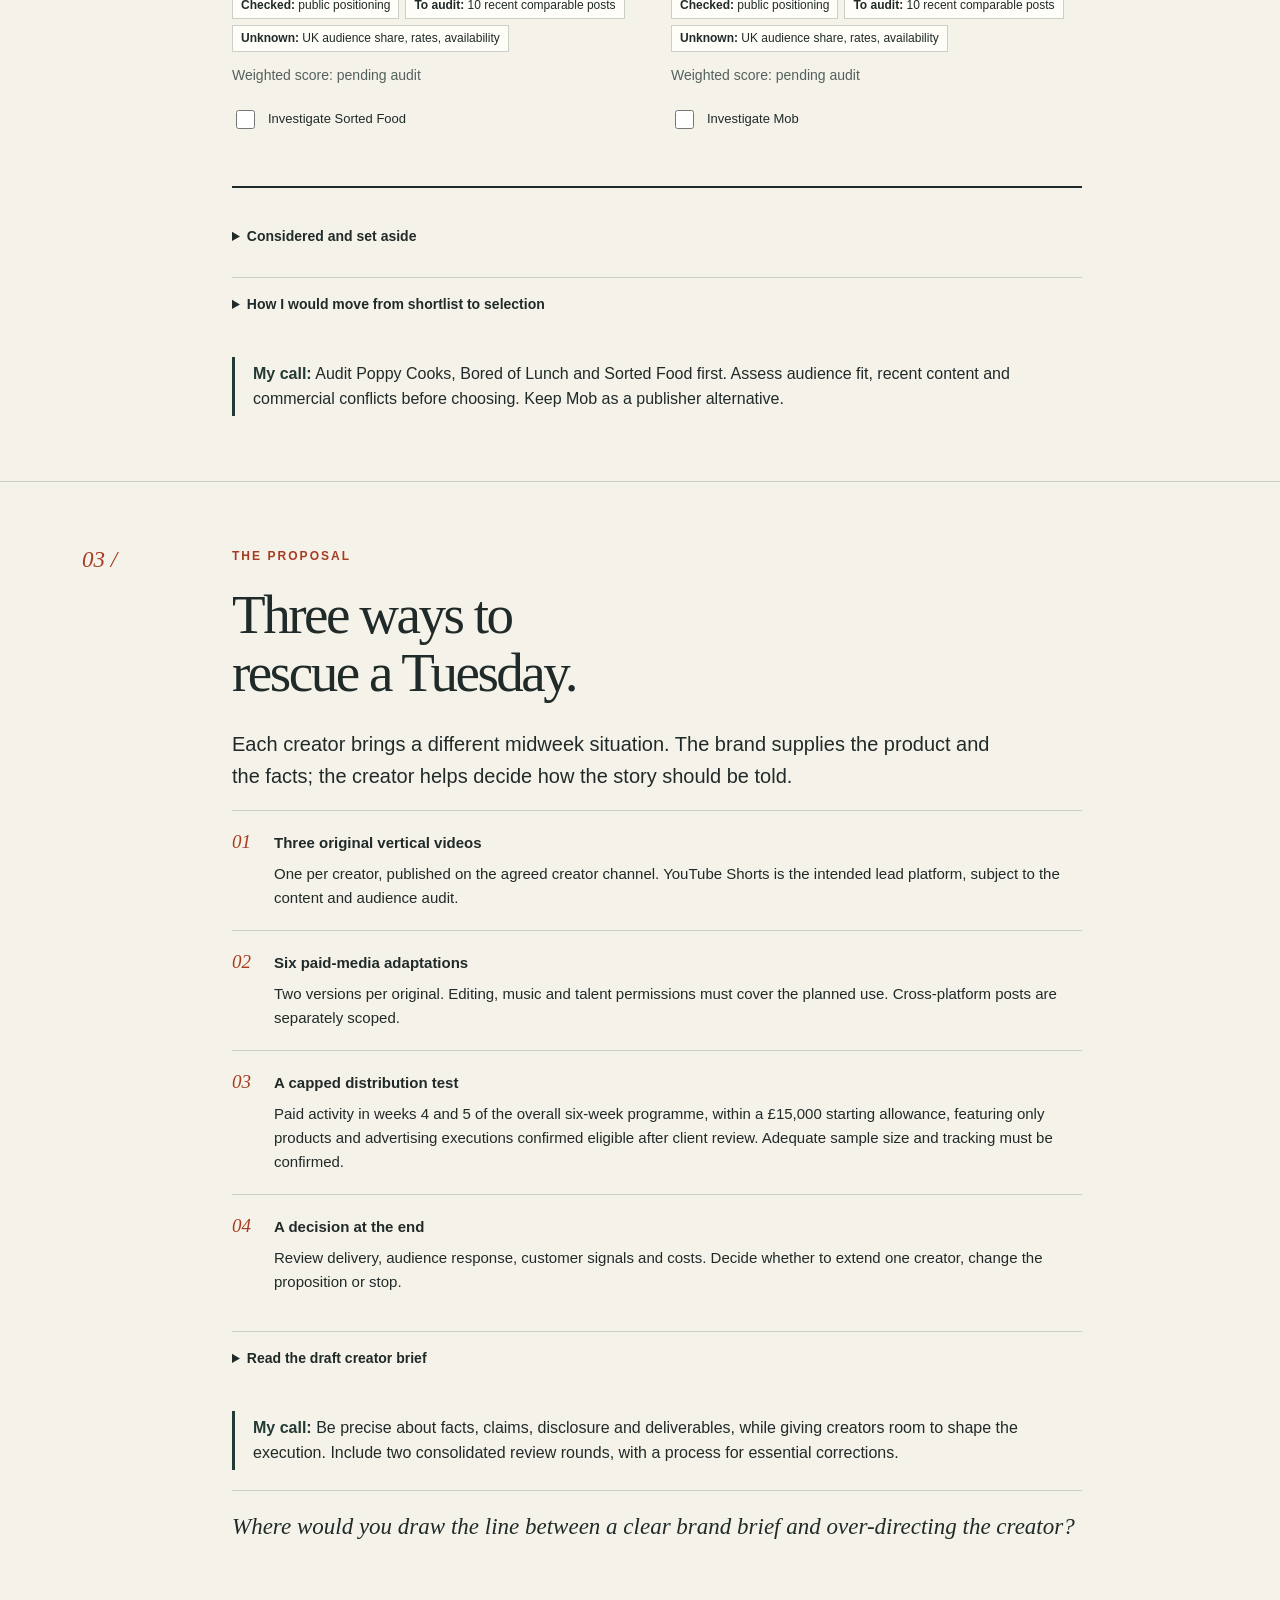
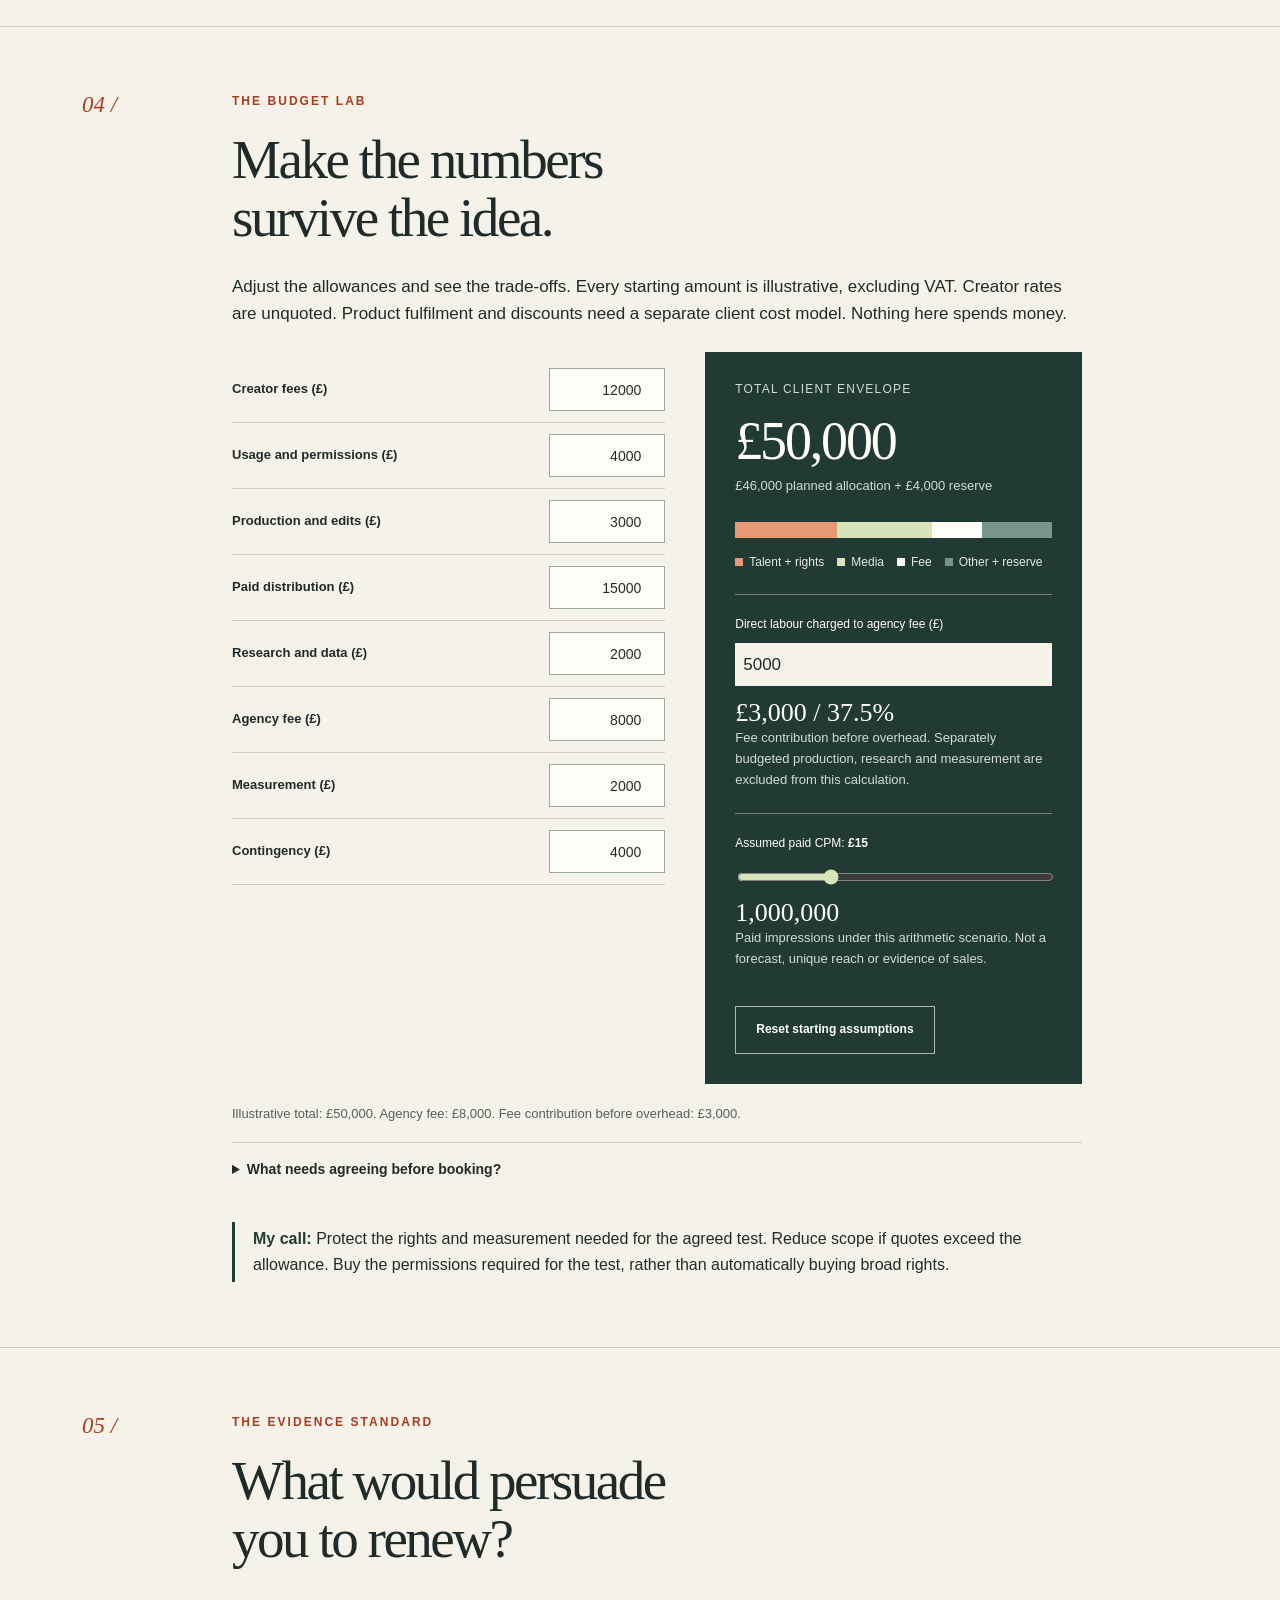
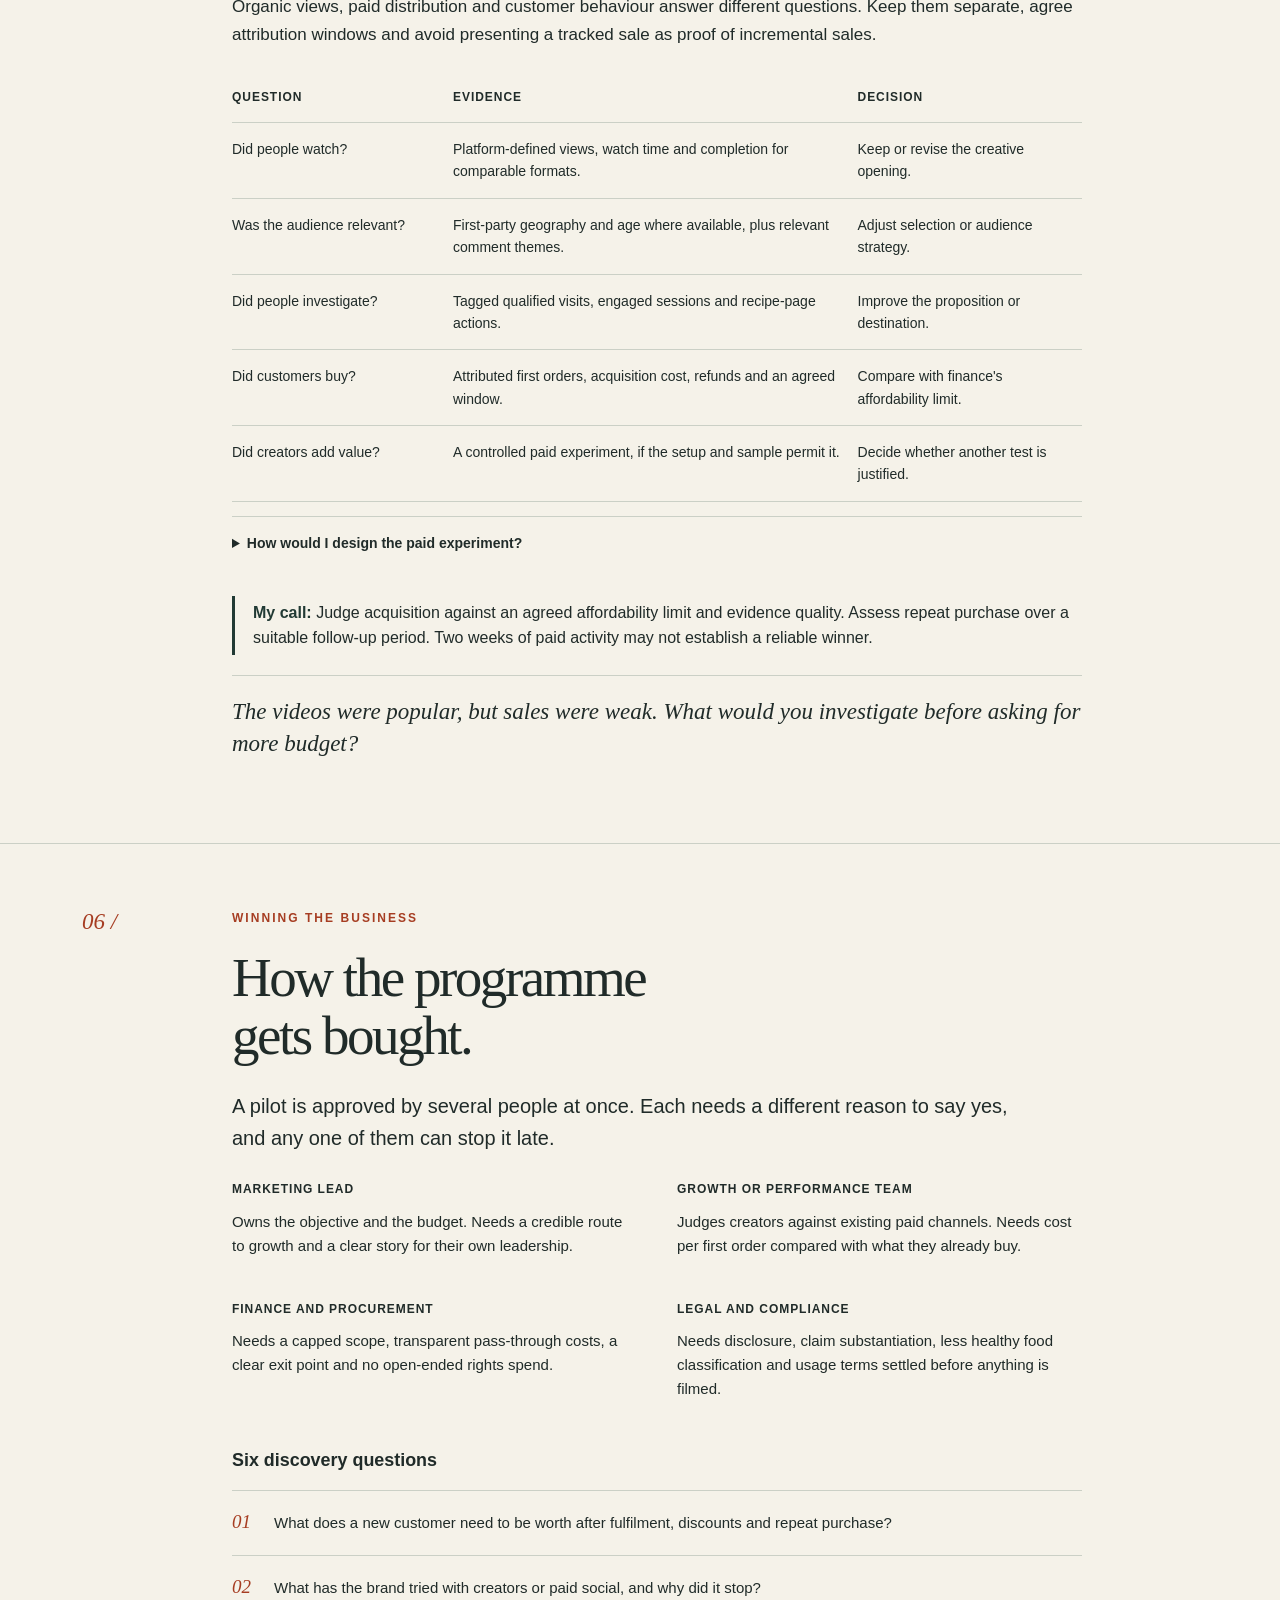
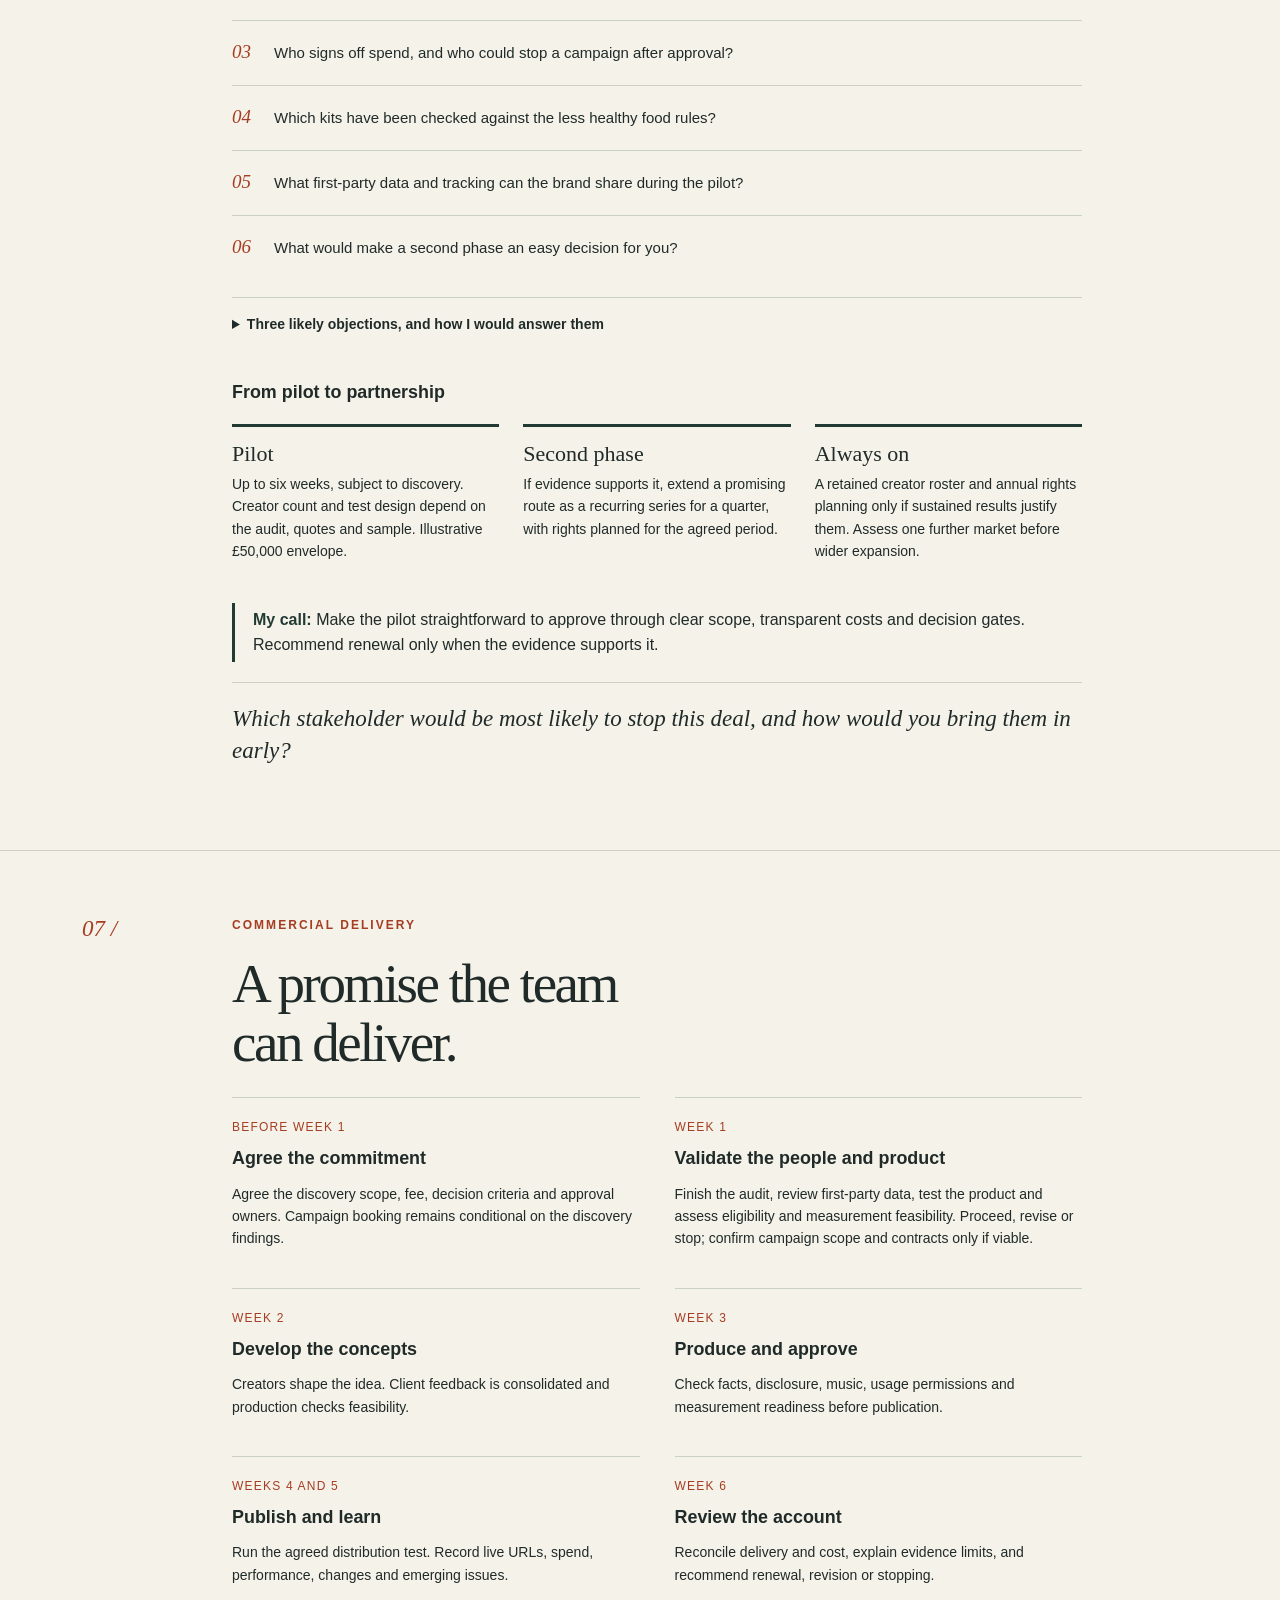
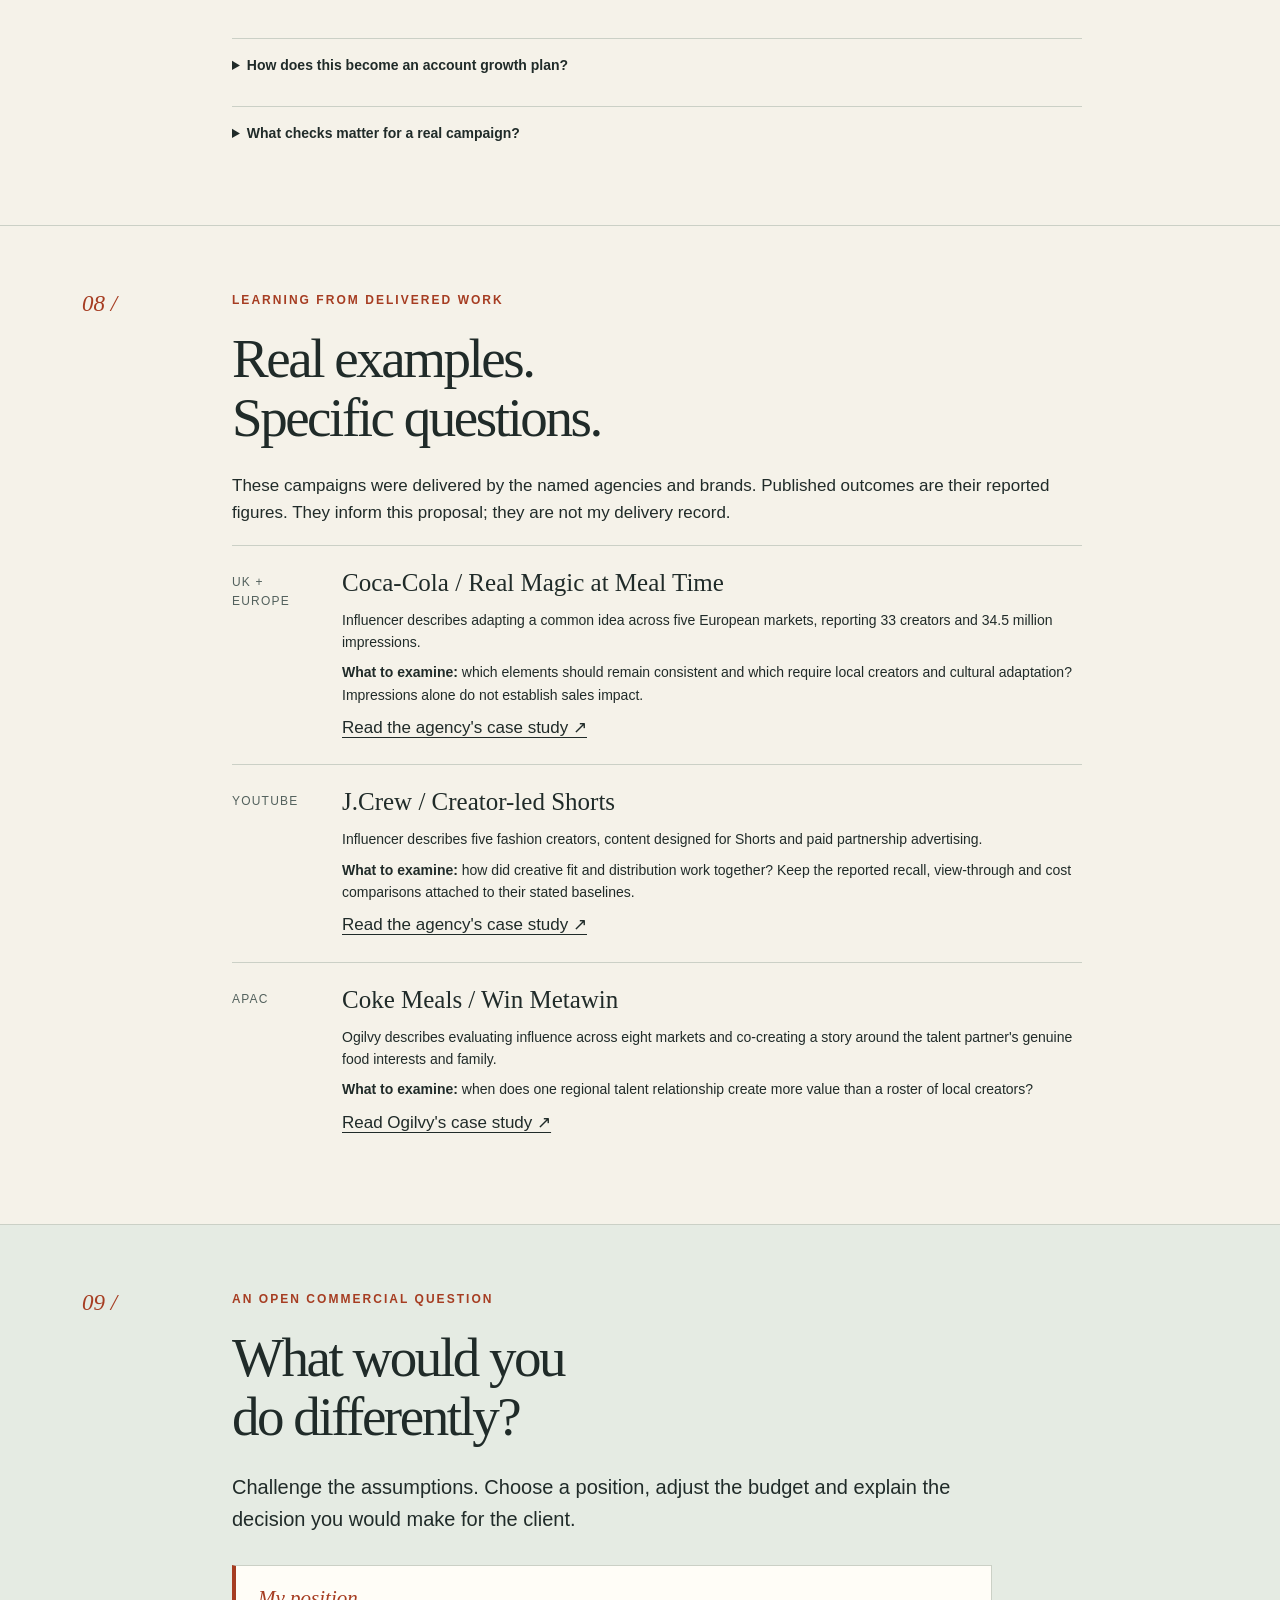
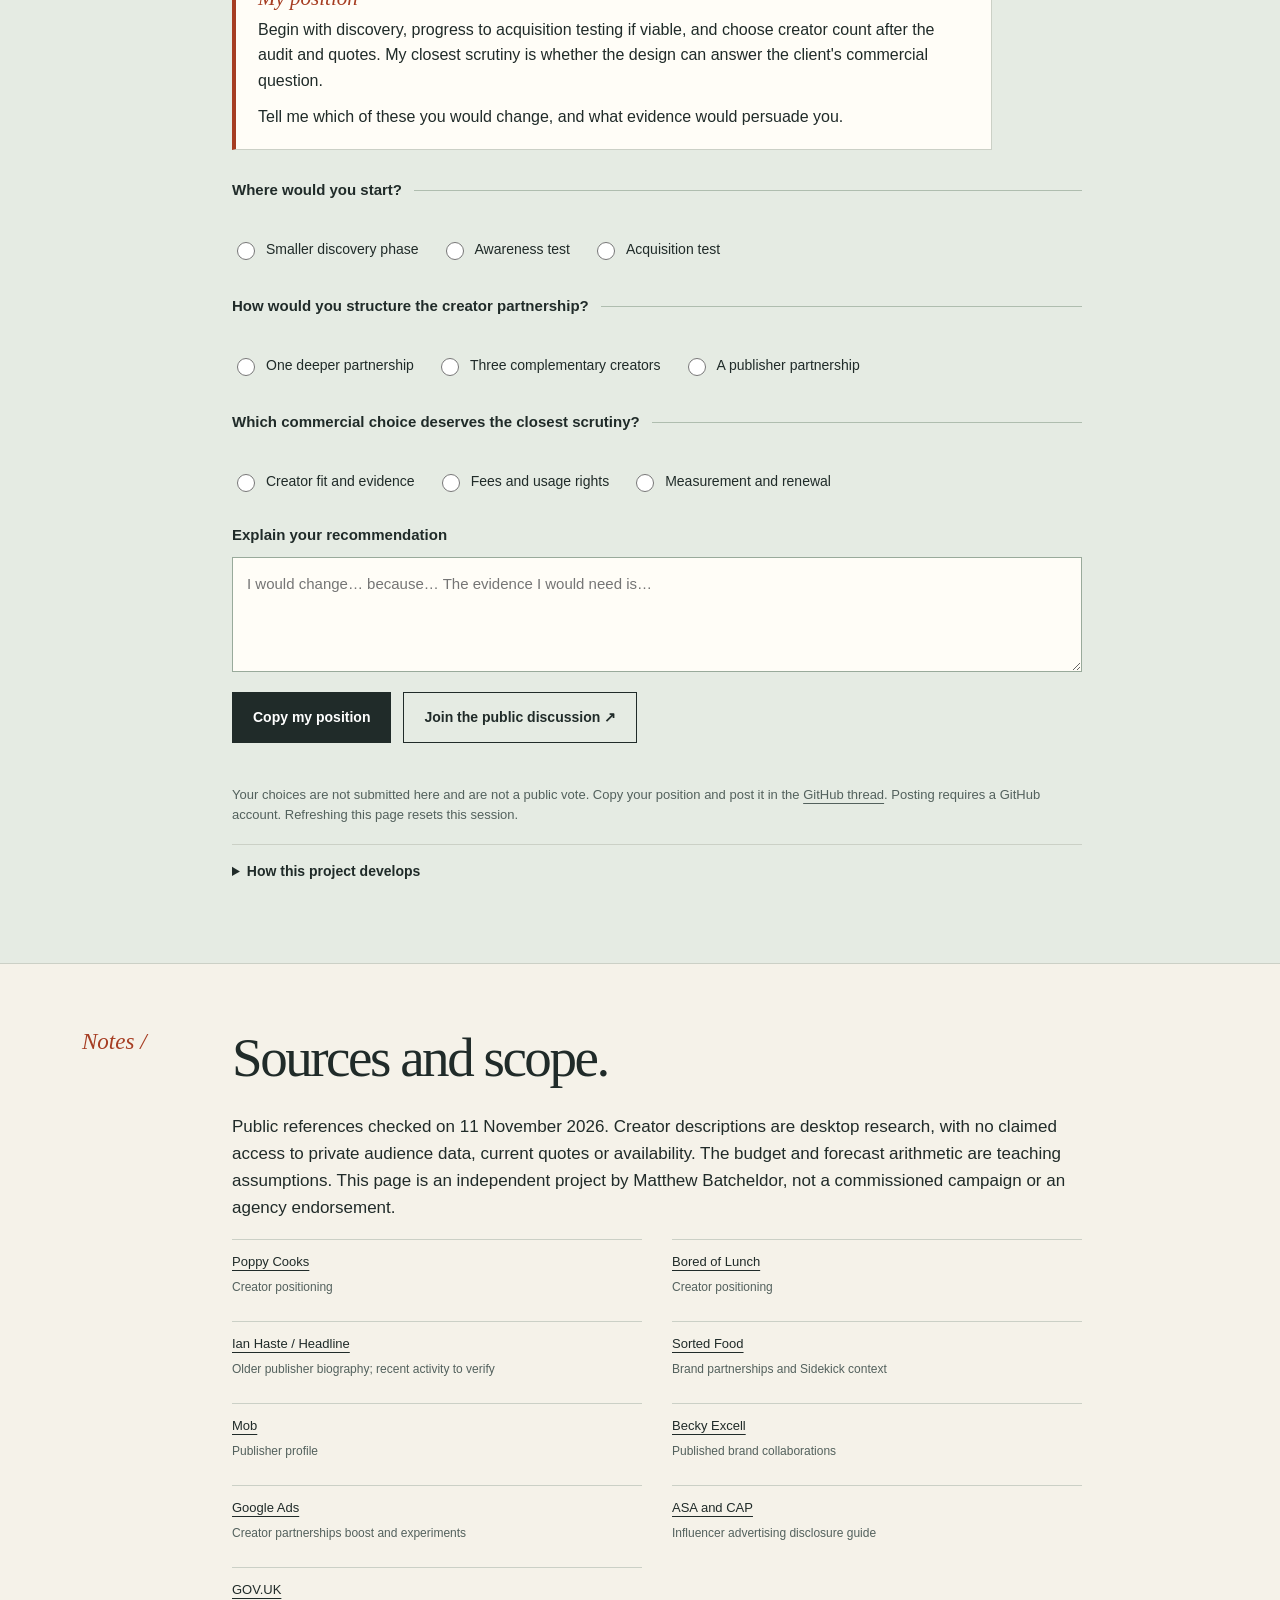
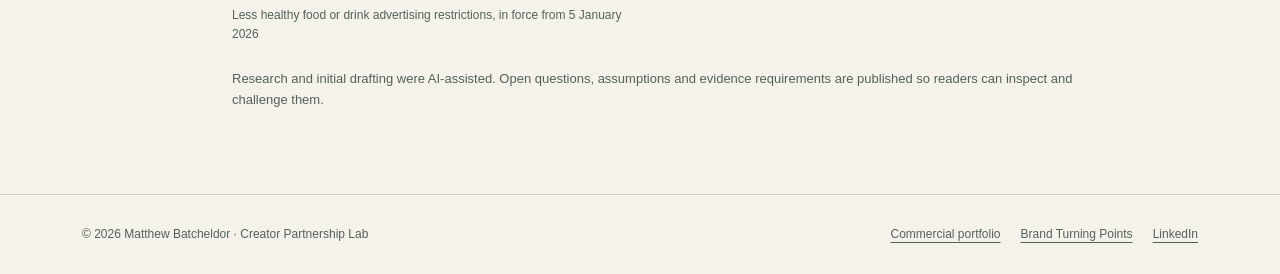
<file: creator-partnership-lab/index.html>
<!doctype html>
<html lang="en">
<head>
<meta charset="utf-8"><meta name="viewport" content="width=device-width,initial-scale=1">
<title>Creator Partnership Lab | Matthew Batcheldor</title>
<meta name="description" content="An open commercial thought experiment: a UK creator campaign, an illustrative £50,000 budget, and the decisions worth debating. By Matthew Batcheldor.">
<meta name="theme-color" content="#f5f2e9">
<meta property="og:type" content="article">
<meta property="og:title" content="Creator Partnership Lab: what makes a creator partnership worth buying?">
<meta property="og:description" content="A fictional UK food brief, a shortlist of real creators to audit and an illustrative £50,000 pilot. My recommendation, open for challenge. By Matthew Batcheldor.">
<meta property="og:url" content="https://mattbatcheldor.github.io/career-portfolio/creator-partnership-lab/">
<meta property="og:image" content="https://mattbatcheldor.github.io/career-portfolio/creator-partnership-lab/og-image.png">
<meta property="og:image:width" content="1536"><meta property="og:image:height" content="806">
<meta property="og:image:alt" content="Creator Partnership Lab: what makes a creator partnership worth buying? Working paper by Matthew Batcheldor.">
<meta name="twitter:card" content="summary_large_image">
<style>
:root{--paper:#f5f2e9;--ink:#202b29;--muted:#53615d;--line:#cbd0c6;--accent:#a63d22;--light:#e5ebe3;--white:#fffdf7;--dark:#213a34}*{box-sizing:border-box}html{scroll-behavior:smooth;scroll-padding-top:90px}body{margin:0;background:var(--paper);color:var(--ink);font:17px/1.6 Arial,Helvetica,sans-serif}a{color:inherit;text-underline-offset:4px}a:hover{color:var(--accent)}button,input,textarea{font:inherit}button,a,input,textarea,summary{touch-action:manipulation}button{cursor:pointer}button:focus-visible,a:focus-visible,input:focus-visible,textarea:focus-visible,summary:focus-visible{outline:3px solid var(--accent);outline-offset:4px}h1,h2,h3,p{margin-top:0}h1,h2{font-family:Georgia,'Times New Roman',serif;font-weight:400;letter-spacing:-.045em;line-height:1.06}h1{font-size:clamp(3.3rem,7.1vw,6.8rem);max-width:930px;margin-bottom:27px}h2{font-size:clamp(2.3rem,4.3vw,4.2rem);margin-bottom:25px}h3{font-size:1.12rem;line-height:1.3;margin-bottom:12px}p{margin-bottom:18px}.wrap{max-width:1200px;margin:auto;padding:0 42px}.skip{position:absolute;left:12px;top:-80px;background:white;padding:12px;z-index:10}.skip:focus{top:10px}.masthead{border-bottom:1px solid var(--line);padding:22px 0}.masthead .wrap{display:flex;justify-content:space-between;gap:20px;align-items:center}.brand{font-weight:700;text-transform:uppercase;letter-spacing:.13em;font-size:12px;text-decoration:none}.edition{font-size:12px;letter-spacing:.12em;text-transform:uppercase;color:var(--muted)}.hero{padding:65px 0 56px}.eyebrow{font-size:12px;text-transform:uppercase;letter-spacing:.17em;font-weight:700;margin-bottom:20px;color:var(--accent)}.intro{font-size:21px;max-width:750px;line-height:1.6}.hero-bottom{display:grid;grid-template-columns:1.45fr 1fr;gap:60px;margin-top:36px}.status{border-left:2px solid var(--accent);padding-left:22px;font-size:14px;color:var(--muted)}.status strong{color:var(--ink)}.actions{display:flex;gap:12px;align-items:flex-start;flex-wrap:wrap}.button{display:inline-flex;align-items:center;justify-content:center;padding:13px 20px;border:1px solid var(--ink);background:transparent;text-decoration:none;color:var(--ink);font-weight:700;font-size:14px;min-height:48px;border-radius:0}.button.primary{background:var(--ink);color:white}.button:hover{background:var(--light);color:var(--ink)}.nav{background:var(--paper);border-block:1px solid var(--line);position:sticky;top:0;z-index:5}.nav .wrap{display:flex;gap:27px;overflow-x:auto;scrollbar-width:thin}.nav a{padding:15px 0;font-size:12px;font-weight:700;text-decoration:none;white-space:nowrap}.section{padding:65px 0;border-bottom:1px solid var(--line)}.section-head{display:grid;grid-template-columns:125px 1fr;gap:25px}.number{font:italic 23px Georgia,serif;color:var(--accent)}.content{max-width:850px}.lede{font-size:20px;line-height:1.6;max-width:790px}.facts{display:grid;grid-template-columns:repeat(4,1fr);border-block:1px solid var(--line);margin:28px 0}.fact{padding:21px 15px 20px 0}.fact span{display:block;font:36px Georgia,serif}.fact small{font-size:12px;text-transform:uppercase;letter-spacing:.09em;color:var(--muted)}.brief{display:grid;grid-template-columns:1fr 1fr;gap:26px 40px;margin-top:28px}.brief p{font-size:15px}.brief h3{font-size:12px;text-transform:uppercase;letter-spacing:.08em}.question{font:italic 23px/1.4 Georgia,serif;border-top:1px solid var(--line);padding-top:20px;margin-top:20px}.label{font-size:12px;text-transform:uppercase;letter-spacing:.08em;background:var(--light);padding:5px 9px;display:inline-block;margin-bottom:12px}.cards{display:grid;grid-template-columns:repeat(2,1fr);gap:0 28px;margin:24px 0}.creator{border-top:1px solid var(--line);padding:24px 0;position:relative}.creator p{font-size:14px;margin-bottom:10px}.creator .type{color:var(--accent);font-size:12px;text-transform:uppercase;letter-spacing:.1em;margin-bottom:10px}.creator h3{font-family:Georgia,serif;font-size:27px;font-weight:400;letter-spacing:-.025em}.creator a{font-size:12px}.creator label{display:flex;align-items:center;gap:10px;font-size:13px;margin-top:15px;cursor:pointer;min-height:36px}.creator input{width:19px;height:19px;accent-color:var(--dark)}.selection{padding:16px 0;border-block:1px solid var(--line);font-size:14px}.fine{font-size:13px;color:var(--muted)}details{border-top:1px solid var(--line);margin-top:14px}summary{cursor:pointer;font-size:14px;font-weight:700;padding:16px 0;line-height:1.5}details p,details li{font-size:14px}ul,ol{padding-left:23px}.formats{list-style:none;padding:0;counter-reset:formats}.formats li{border-top:1px solid var(--line);padding:20px 0 20px 42px;position:relative;font-size:15px}.formats li:before{counter-increment:formats;content:'0' counter(formats);position:absolute;left:0;font:italic 19px Georgia;color:var(--accent)}.formats strong{display:block;margin-bottom:7px}.budget-wrap{display:grid;grid-template-columns:1.15fr 1fr;gap:40px;margin-top:25px}.budget-inputs{margin-top:5px}.budget-line{display:grid;grid-template-columns:1fr 116px;align-items:center;gap:18px;padding:11px 0;border-bottom:1px solid var(--line)}.budget-line label{font-size:13px;font-weight:700}.budget-line input{width:116px;min-height:43px;border:1px solid #9ca99e;background:var(--white);color:var(--ink);padding:8px;font-size:14px;text-align:right;border-radius:0}.budget-summary{background:var(--dark);color:var(--white);padding:30px;align-self:start}.budget-summary h3{font-size:12px;letter-spacing:.1em;text-transform:uppercase;font-weight:400;color:#d2ddd4}.total{font:54px Georgia,serif;letter-spacing:-.04em;margin:10px 0 4px}.budget-summary p{font-size:13px;color:#d2ddd4}.bar{display:flex;height:16px;margin:25px 0 15px;background:#53675f}.bar span{min-width:0;transition:width .15s}.bar .media{background:#d7e4ba}.bar .talent{background:#e79976}.bar .fee{background:#fffdf7}.bar .other{background:#77958a}.legend{font-size:12px;display:flex;flex-wrap:wrap;gap:8px 13px;color:#e5ebe3}.legend span:before{content:'';display:inline-block;width:8px;height:8px;background:var(--c);margin-right:6px}.sim{border-top:1px solid #70847b;margin-top:22px;padding-top:20px}.sim label{font-size:12px;display:block;margin-bottom:9px}.sim input{width:100%;accent-color:#d7e4ba;min-height:26px}.sim .big{font:26px Georgia;color:white}.dark-input{background:#f5f2e9;color:var(--ink);padding:8px;width:100%;border:0;min-height:42px}.budget-summary .button{color:white;border-color:#a6b9ad;margin-top:18px;font-size:12px}.metrics{width:100%;border-collapse:collapse;margin-top:25px;font-size:14px}.metrics th,.metrics td{text-align:left;vertical-align:top;padding:15px 16px 15px 0;border-bottom:1px solid var(--line)}.metrics th{font-size:12px;text-transform:uppercase;letter-spacing:.08em}.metrics th:first-child{width:26%}.steps{display:grid;grid-template-columns:1fr 1fr;gap:0 35px}.step{border-top:1px solid var(--line);padding:20px 0;font-size:14px}.step .date{font-size:12px;letter-spacing:.1em;text-transform:uppercase;color:var(--accent);margin-bottom:10px}.study{display:grid;grid-template-columns:90px 1fr;gap:20px;padding:23px 0;border-top:1px solid var(--line)}.study .region{font-size:12px;text-transform:uppercase;letter-spacing:.1em;color:var(--muted);padding-top:4px}.study p{font-size:14px;margin-bottom:8px}.study h3{font:25px Georgia,serif}.debate{background:var(--light)}.call{background:var(--white);border:1px solid var(--line);border-left:4px solid var(--accent);padding:20px 22px;margin-top:30px;max-width:760px}.call p{margin:0;font-size:16px}.call p+p{margin-top:10px}.call strong:first-child{display:block;font:italic 21px Georgia,serif;margin-bottom:6px;color:var(--accent)}.verdict{border-left:3px solid var(--dark);padding:4px 0 4px 18px;margin:26px 0 0;font-size:16px}.verdict strong{color:var(--dark)}.constraint{background:var(--white);border:1px solid var(--line);padding:20px 22px;margin-top:28px}.constraint h3{font-size:16px}.constraint p{font-size:15px}.constraint p:last-child{margin-bottom:0}.evidence{list-style:none;padding:0;margin:4px 0 12px;display:flex;flex-wrap:wrap;gap:6px}.evidence li{font-size:12px;padding:3px 8px;border:1px solid var(--line);background:var(--white)}.evidence .ok:before{content:'Checked: ';font-weight:700}.evidence .todo:before{content:'To audit: ';font-weight:700}.evidence .unknown:before{content:'Unknown: ';font-weight:700}.evidence .flag:before{content:'Concern: ';font-weight:700;color:var(--accent)}.score{font-size:13px;color:var(--muted);margin:0 0 8px}.set-aside{margin-top:10px;border-top:2px solid var(--ink);padding-top:22px}.set-aside h3{font-size:16px}.set-aside .creator h3{font-size:22px}.set-aside .cards{margin-top:6px}.objection{font-size:14px}.path{list-style:none;padding:0;margin:20px 0;display:grid;grid-template-columns:repeat(3,1fr);gap:0 24px}.path li{border-top:3px solid var(--dark);padding:14px 0;font-size:14px}.path strong{display:block;font:22px Georgia,serif;margin-bottom:6px}@media(max-width:800px){.path{grid-template-columns:1fr}}fieldset{border:0;border-top:1px solid #afbdaf;margin:28px 0 0;padding:20px 0 0;min-width:0}legend{padding:0 12px 0 0;font-weight:700;font-size:15px}.choices{display:flex;flex-wrap:wrap;gap:10px 22px;margin-top:10px}.choices label{display:flex;gap:8px;align-items:center;font-size:14px;min-height:34px;cursor:pointer}.choices input{accent-color:var(--dark);width:18px;height:18px}textarea{display:block;width:100%;background:var(--white);border:1px solid #99aa9b;border-radius:0;padding:14px;min-height:115px;resize:vertical;margin:10px 0 20px;font-size:15px}.export-status{font-size:13px;min-height:24px}.sources-list{display:grid;grid-template-columns:1fr 1fr;gap:12px 30px;list-style:none;padding:0;font-size:13px}.sources-list li{border-top:1px solid var(--line);padding:12px 0}.sources-list span{display:block;color:var(--muted);font-size:12px;margin-top:5px}.footer{padding:30px 0}.footer .wrap{display:flex;justify-content:space-between;gap:20px;font-size:12px;color:var(--muted)}.footer nav{display:flex;gap:20px;flex-wrap:wrap}.copy-fallback{font-size:12px} .copy-fallback[hidden]{display:none}@media(max-width:800px){.wrap{padding:0 23px}.hero{padding:45px 0}.hero-bottom{grid-template-columns:1fr;gap:26px}.section-head{grid-template-columns:1fr;gap:13px}.section{padding:43px 0}.number{font-size:18px}.budget-wrap{grid-template-columns:1fr;gap:25px}.content{min-width:0}.edition{font-size:12px}.nav .wrap{gap:23px}.facts{grid-template-columns:1fr 1fr}.fact:nth-child(n+3){border-top:1px solid var(--line)}.brief{gap:15px 25px}.intro{font-size:18px}.lede{font-size:18px}.metrics{font-size:13px}.metrics td,.metrics th{padding:12px 10px 12px 0}.footer .wrap{display:block}.footer nav{margin-top:15px}.sources-list{grid-template-columns:1fr}.budget-summary{padding:25px}.study{grid-template-columns:1fr;gap:7px}}@media(max-width:480px){h1{font-size:3.15rem}.cards,.brief,.steps{grid-template-columns:1fr}.masthead .wrap{display:block}.edition{margin-top:7px}.creator{padding:23px 0}.metrics thead{display:none}.metrics,.metrics tbody,.metrics tr,.metrics td{display:block;width:100%}.metrics tr{padding:13px 0;border-bottom:1px solid var(--line)}.metrics td{border:0;padding:3px 0}.metrics td:first-child{font-weight:700;margin-bottom:6px}.metrics td:last-child{color:var(--muted)}.choices{display:block}.budget-line{grid-template-columns:1fr 104px}.budget-line input{width:104px}}@media(prefers-reduced-motion:reduce){html{scroll-behavior:auto}.bar span{transition:none}}@media print{.nav,.actions,.choices,.export-controls,.budget-inputs,.skip{display:none}.section,.hero{padding:20px 0}.wrap{padding:0 10px}.section-head{display:block}.number{margin-bottom:10px}.budget-summary{break-inside:avoid}.creator,.study,.step{break-inside:avoid}.budget-summary{print-color-adjust:exact}.section-head h2{font-size:32px}h1{font-size:48px}body{font-size:12px}.sources-list{display:block}a{color:inherit}}
</style>
<link rel="icon" href="/career-portfolio/favicon.svg" type="image/svg+xml"><link rel="apple-touch-icon" href="/career-portfolio/apple-touch-icon.png"></head>
<body>
<a class="skip" href="#main">Skip to content</a>
<header class="masthead"><div class="wrap"><a class="brand" href="../commercial-edition/">Matthew Batcheldor</a><div class="edition">Independent commercial research / Working paper 01 / 2026</div></div></header>
<main id="main">
<section class="hero"><div class="wrap"><p class="eyebrow">Creator Partnership Lab</p><h1>What makes a creator partnership <em>worth buying?</em></h1><p class="intro">A fictional UK food brief. Six real candidates considered, four shortlisted for audit. An illustrative £50,000 pilot. My recommendation, open for challenge.</p><div class="call"><p><strong>My call</strong>Start with a short discovery phase to establish whether a capped acquisition pilot is viable. Compare complementary creator approaches, then extend those supported by sufficient evidence.</p><p>Audience fit, customer economics, measurement feasibility, usage rights and product eligibility determine what I would recommend buying.</p></div><div class="hero-bottom"><div class="actions"><a class="button primary" href="#brief">Explore the proposal ↓</a><a class="button" href="#debate">Take a position ↗</a></div><div class="status"><strong>Independent proposal for discussion.</strong> Weeknight Table is fictional. The named creators are research candidates, with no involvement or endorsement. Figures are assumptions, not quotations or campaign results.<br>Published 11 November 2026 · Version 1.1, updated 11 November 2026</div></div></div></section>
<nav class="nav" aria-label="Project sections"><div class="wrap"><a href="#brief">01 Brief</a><a href="#creators">02 Creators</a><a href="#idea">03 Proposal</a><a href="#budget">04 Budget lab</a><a href="#measurement">05 Evidence</a><a href="#sell">06 The sell</a><a href="#delivery">07 Delivery</a><a href="#examples">08 Real examples</a><a href="#debate">09 Debate</a></div></nav>
<section class="section" id="brief"><div class="wrap section-head"><div class="number">01 /</div><div class="content"><p class="eyebrow">The buying decision</p><h2>Dinner is the problem.<br>Creators are the hypothesis.</h2><p class="lede">Weeknight Table is an imagined recipe-kit business. The question is whether creator-led demonstrations could make its product useful and credible in a busy person's routine.</p><div class="facts"><div class="fact"><span>£18</span><small>Assumed kit for two</small></div><div class="fact"><span>25-44</span><small>Proposed adult audience</small></div><div class="fact"><span>6 weeks</span><small>Overall programme</small></div><div class="fact"><span>£50k</span><small>Illustrative envelope</small></div></div><div class="brief"><div><h3>The business hypothesis</h3><p>Less planning could be a compelling reason to try a meal kit. The proposed audience, price and need are starting assumptions to validate through discovery.</p></div><div><h3>The decision to fund</h3><p>A contained test with defined outputs, rights and commercial terms. Creator quotes, audience data and product testing would precede any commitment.</p></div><div><h3>The client conversation</h3><p>Who buys now? What has failed? Who owns the decision? What does a customer contribute after fulfilment, discounts and repeat purchase?</p></div><div><h3>The success condition</h3><p>Agree the commercial objective and affordable acquisition cost before launch. Popular videos alone would not justify a larger programme.</p></div></div><details class="constraint"><summary>The food advertising constraint</summary><p>The UK restrictions on paid online advertising of identifiable less healthy food or drink products took effect on 5 January 2026. Applicability depends on the product category, nutrient profiling, advertiser status, advertising content and applicable exemptions.</p><p>Weeknight Table is fictional. Before briefing or booking, qualified client reviewers would determine which products and proposed ads are eligible. The assessment must consider the specified product categories and nutrient profiling, alongside any advertiser exemptions. Brand advertising has a defined exemption with conditions; it is not an automatic fallback for an ineligible product campaign.</p><p>If the proposed work is restricted, revise the product selection or creative route only after review, or stop. Other advertising rules, including disclosure and claims, still apply.</p><p><a href="https://www.gov.uk/government/collections/less-healthy-food-or-drink-advertising-and-promotions-restrictions" target="_blank" rel="noopener noreferrer">Government guidance on less healthy food advertising ↗</a></p></details><p class="verdict"><strong>My call:</strong> Agree customer economics, tracking readiness and product eligibility before committing the campaign budget. Acquisition is the proposed objective, subject to discovery.</p><p class="question">Would you sell this client an awareness test, an acquisition test, or a smaller discovery phase first?</p></div></div></section>
<section class="section" id="creators"><div class="wrap section-head"><div class="number">02 /</div><div class="content"><p class="eyebrow">A provisional longlist</p><h2>Choose the fit.<br>Then ask for the data.</h2><p>Six candidates were considered. Four are shortlisted for a content audit because each offers a different creative route; two are set aside, with reasons. Public biographies are a starting point only. Current platform activity, UK audience share, sponsored performance, rates, conflicts and availability still need verification.</p><div class="selection" id="selection" role="status" aria-live="polite">Select up to three shortlisted candidates to investigate. Your choices stay in this browser session.</div><div class="cards">
<article class="creator"><p class="type">Recipe personality</p><h3>Poppy Cooks</h3><p><strong>Possible contribution:</strong> an entertaining cooking demonstration with a clear personality.</p><p><strong>Question:</strong> does the product suit her format, current partnerships and actual Shorts audience?</p><a href="https://www.poppycooks.com/about/" target="_blank" rel="noopener noreferrer">Creator's own introduction ↗</a><ul class="evidence"><li class="ok">public positioning</li><li class="todo">10 recent comparable posts</li><li class="unknown">UK audience share, rates, availability</li></ul><p class="score">Weighted score: pending audit</p><label><input type="checkbox" name="creator" value="Poppy Cooks">Investigate Poppy Cooks</label></article>
<article class="creator"><p class="type">Practical home cooking</p><h3>Bored of Lunch</h3><p><strong>Possible contribution:</strong> Nathan Anthony's practical approach to midweek meals.</p><p><strong>Question:</strong> would a kit fit the air fryer and slow cooker formats his audience expects?</p><a href="https://boredoflunch.com/about/" target="_blank" rel="noopener noreferrer">Nathan's own introduction ↗</a><ul class="evidence"><li class="ok">public positioning</li><li class="todo">10 recent comparable posts</li><li class="unknown">UK audience share, rates, availability</li></ul><p class="score">Weighted score: pending audit</p><label><input type="checkbox" name="creator" value="Bored of Lunch">Investigate Bored of Lunch</label></article>
<article class="creator"><p class="type">Food entertainment</p><h3>Sorted Food</h3><p><strong>Possible contribution:</strong> a developed entertainment format and experience working with brands.</p><p><strong>Question:</strong> does the brief overlap with Sidekick, its recipe app, and is the scope affordable?</p><a href="https://www.sortedfood.com/contact" target="_blank" rel="noopener noreferrer">Brand partnership approach ↗</a><ul class="evidence"><li class="ok">public positioning</li><li class="todo">10 recent comparable posts</li><li class="unknown">UK audience share, rates, availability</li></ul><p class="score">Weighted score: pending audit</p><label><input type="checkbox" name="creator" value="Sorted Food">Investigate Sorted Food</label></article>
<article class="creator"><p class="type">Publisher partnership</p><h3>Mob</h3><p><strong>Possible contribution:</strong> food-media production and a developed recipe community.</p><p><strong>Question:</strong> should this be a publisher deal, and how would recipe subscriptions affect commercial fit?</p><a href="https://careers.mob.co.uk/" target="_blank" rel="noopener noreferrer">Publisher and business profile ↗</a><ul class="evidence"><li class="ok">public positioning</li><li class="todo">10 recent comparable posts</li><li class="unknown">UK audience share, rates, availability</li></ul><p class="score">Weighted score: pending audit</p><label><input type="checkbox" name="creator" value="Mob">Investigate Mob</label></article>
</div><details class="set-aside"><summary>Considered and set aside</summary><div class="cards"><article class="creator"><p class="type">YouTube recipe teaching</p><h3>Haste's Kitchen</h3><p><strong>Possible contribution:</strong> Ian Haste's accessible recipe teaching and YouTube background.</p><ul class="evidence"><li class="flag">the available biography is older</li><li class="todo">recent comparable activity</li></ul><p><strong>Why set aside:</strong> recent comparable activity is not yet established. Reconsider if the audit shows a current, relevant body of work.</p><a href="https://www.headline.co.uk/contributor/ian-haste/" target="_blank" rel="noopener noreferrer">Publisher biography ↗</a></article><article class="creator"><p class="type">Specialist audience</p><h3>Becky Excell</h3><p><strong>Possible contribution:</strong> specialist gluten-free recipe knowledge and documented brand collaborations.</p><ul class="evidence"><li class="flag">brief fit</li></ul><p><strong>Why set aside:</strong> the brief has not established that the kits are gluten-free, so her specialist audience would be poorly served. Reconsider only if a suitable range exists.</p><a href="https://glutenfreecuppatea.co.uk/freelance/" target="_blank" rel="noopener noreferrer">Published collaboration examples ↗</a></article></div></details><details><summary>How I would move from shortlist to selection</summary><p>Audit 10 recent comparable posts for each preferred candidate on the intended platform. Record URLs, publication dates, format, duration, visible views, interactions, disclosure and integration. Separate sponsored and organic work. Use the median rather than a viral outlier; hidden metrics remain unknown.</p><p>Proposed selection weights: audience relevance 30%, creative fit 25%, comparable performance 20%, commercial conflicts 15%, delivery practicality 10%. Do not assign a final score without the evidence. Request first-party audience data, current rates, conflicts and availability before booking.</p></details><p class="verdict"><strong>My call:</strong> Audit Poppy Cooks, Bored of Lunch and Sorted Food first. Assess audience fit, recent content and commercial conflicts before choosing. Keep Mob as a publisher alternative.</p></div></div></section>
<section class="section" id="idea"><div class="wrap section-head"><div class="number">03 /</div><div class="content"><p class="eyebrow">The proposal</p><h2>Three ways to<br>rescue a Tuesday.</h2><p class="lede">Each creator brings a different midweek situation. The brand supplies the product and the facts; the creator helps decide how the story should be told.</p><ol class="formats"><li><strong>Three original vertical videos</strong>One per creator, published on the agreed creator channel. YouTube Shorts is the intended lead platform, subject to the content and audience audit.</li><li><strong>Six paid-media adaptations</strong>Two versions per original. Editing, music and talent permissions must cover the planned use. Cross-platform posts are separately scoped.</li><li><strong>A capped distribution test</strong>Paid activity in weeks 4 and 5 of the overall six-week programme, within a £15,000 starting allowance, featuring only products and advertising executions confirmed eligible after client review. Adequate sample size and tracking must be confirmed.</li><li><strong>A decision at the end</strong>Review delivery, audience response, customer signals and costs. Decide whether to extend one creator, change the proposition or stop.</li></ol><details><summary>Read the draft creator brief</summary><p><strong>Audience problem:</strong> dinner feels like another task after a busy day. <strong>Desired response:</strong> investigate whether the kit fits their routine.</p><p><strong>Required:</strong> demonstrate the actual product, preparation and meal; use only verified claims; disclose the commercial relationship clearly. Product testing must support any time-saving claim.</p><p><strong>Creative freedom:</strong> the situation, recipe, humour and storytelling style. “It is Tuesday, I am hungry, and I have no dinner plan” is a conversation starter, not an imposed script.</p><p><strong>Approval scope:</strong> one consolidated concept review and one factual/compliance edit review. Essential factual or compliance corrections must be resolved before publication. Other additional changes trigger a scope decision.</p></details><p class="verdict"><strong>My call:</strong> Be precise about facts, claims, disclosure and deliverables, while giving creators room to shape the execution. Include two consolidated review rounds, with a process for essential corrections.</p><p class="question">Where would you draw the line between a clear brand brief and over-directing the creator?</p></div></div></section>
<section class="section" id="budget"><div class="wrap section-head"><div class="number">04 /</div><div class="content"><p class="eyebrow">The budget lab</p><h2>Make the numbers<br>survive the idea.</h2><p>Adjust the allowances and see the trade-offs. Every starting amount is illustrative, excluding VAT. Creator rates are unquoted. Product fulfilment and discounts need a separate client cost model. Nothing here spends money.</p><div class="budget-wrap"><div class="budget-inputs">
<div class="budget-line"><label for="b-creators">Creator fees (£)</label><input id="b-creators" type="number" min="0" max="1000000" step="500" value="12000" data-budget="Creator fees"></div>
<div class="budget-line"><label for="b-rights">Usage and permissions (£)</label><input id="b-rights" type="number" min="0" max="1000000" step="500" value="4000" data-budget="Usage and permissions"></div>
<div class="budget-line"><label for="b-production">Production and edits (£)</label><input id="b-production" type="number" min="0" max="1000000" step="500" value="3000" data-budget="Production and edits"></div>
<div class="budget-line"><label for="b-media">Paid distribution (£)</label><input id="b-media" type="number" min="0" max="1000000" step="500" value="15000" data-budget="Paid distribution"></div>
<div class="budget-line"><label for="b-research">Research and data (£)</label><input id="b-research" type="number" min="0" max="1000000" step="500" value="2000" data-budget="Research and data"></div>
<div class="budget-line"><label for="b-fee">Agency fee (£)</label><input id="b-fee" type="number" min="0" max="1000000" step="500" value="8000" data-budget="Agency fee"></div>
<div class="budget-line"><label for="b-measurement">Measurement (£)</label><input id="b-measurement" type="number" min="0" max="1000000" step="500" value="2000" data-budget="Measurement"></div>
<div class="budget-line"><label for="b-reserve">Contingency (£)</label><input id="b-reserve" type="number" min="0" max="1000000" step="500" value="4000" data-budget="Contingency"></div>
</div><aside class="budget-summary" aria-label="Illustrative budget calculations"><h3>Total client envelope</h3><div class="total" id="total">£50,000</div><p id="planned">£46,000 planned allocation + £4,000 reserve</p><div class="bar" aria-hidden="true"><span class="talent" id="bar-talent"></span><span class="media" id="bar-media"></span><span class="fee" id="bar-fee"></span><span class="other" id="bar-other"></span></div><div class="legend"><span style="--c:#e79976">Talent + rights</span><span style="--c:#d7e4ba">Media</span><span style="--c:#fffdf7">Fee</span><span style="--c:#77958a">Other + reserve</span></div><div class="sim"><label for="labour">Direct labour charged to agency fee (£)</label><input class="dark-input" id="labour" type="number" min="0" max="1000000" step="500" value="5000"><p style="margin:12px 0 0"><span class="big" id="contribution">£3,000 / 37.5%</span><br>Fee contribution before overhead. Separately budgeted production, research and measurement are excluded from this calculation.</p></div><div class="sim"><label for="cpm">Assumed paid CPM: <strong id="cpm-label">£15</strong></label><input type="range" id="cpm" min="5" max="40" value="15" step="1"><p><span class="big" id="impressions">1,000,000</span><br>Paid impressions under this arithmetic scenario. Not a forecast, unique reach or evidence of sales.</p></div><button class="button" id="reset-budget" type="button">Reset starting assumptions</button></aside></div><p class="fine" style="margin-top:20px" id="budget-announcement" role="status" aria-live="polite">Starting model: £50,000 total. Agency fee is £8,000.</p><details><summary>What needs agreeing before booking?</summary><p>Specify outputs, territory, platform, paid-use duration, editing rights, exclusivity, music, approvals, cancellation and expiry. The starting proposal would seek a quote for six weeks of UK paid use. Perpetual or EMEA rights are separately priced options.</p><p>If creator quotes exceed the allowance, revise count, outputs, rights or distribution before discounting. If the client wants 20% off, build a genuinely smaller £40,000 scope and check delivery costs again.</p><p>The client envelope is not the agency fee. The model isolates fee contribution; it does not claim whole-campaign gross margin or define an accounting revenue policy. Unspent reserve is reconciled, not assumed earned.</p></details><p class="verdict"><strong>My call:</strong> Protect the rights and measurement needed for the agreed test. Reduce scope if quotes exceed the allowance. Buy the permissions required for the test, rather than automatically buying broad rights.</p></div></div></section>
<section class="section" id="measurement"><div class="wrap section-head"><div class="number">05 /</div><div class="content"><p class="eyebrow">The evidence standard</p><h2>What would persuade<br>you to renew?</h2><p>Organic views, paid distribution and customer behaviour answer different questions. Keep them separate, agree attribution windows and avoid presenting a tracked sale as proof of incremental sales.</p><table class="metrics"><thead><tr><th scope="col">Question</th><th scope="col">Evidence</th><th scope="col">Decision</th></tr></thead><tbody><tr><td>Did people watch?</td><td>Platform-defined views, watch time and completion for comparable formats.</td><td>Keep or revise the creative opening.</td></tr><tr><td>Was the audience relevant?</td><td>First-party geography and age where available, plus relevant comment themes.</td><td>Adjust selection or audience strategy.</td></tr><tr><td>Did people investigate?</td><td>Tagged qualified visits, engaged sessions and recipe-page actions.</td><td>Improve the proposition or destination.</td></tr><tr><td>Did customers buy?</td><td>Attributed first orders, acquisition cost, refunds and an agreed window.</td><td>Compare with finance's affordability limit.</td></tr><tr><td>Did creators add value?</td><td>A controlled paid experiment, if the setup and sample permit it.</td><td>Decide whether another test is justified.</td></tr></tbody></table><details><summary>How would I design the paid experiment?</summary><p>Google's guidance recommends comparing a regular video campaign with a campaign adding creator video, keeping other settings consistent. Confirm measurement access, adequate sample and rights before promising a statistically reliable result. Technical video access does not replace permission to use content in advertising.</p><p><a href="https://support.google.com/google-ads/answer/15223349?hl=en" target="_blank" rel="noopener noreferrer">Read Google's creator partnership guidance ↗</a></p></details><p class="verdict"><strong>My call:</strong> Judge acquisition against an agreed affordability limit and evidence quality. Assess repeat purchase over a suitable follow-up period. Two weeks of paid activity may not establish a reliable winner.</p><p class="question">The videos were popular, but sales were weak. What would you investigate before asking for more budget?</p></div></div></section>
<section class="section" id="sell"><div class="wrap section-head"><div class="number">06 /</div><div class="content"><p class="eyebrow">Winning the business</p><h2>How the programme<br>gets bought.</h2><p class="lede">A pilot is approved by several people at once. Each needs a different reason to say yes, and any one of them can stop it late.</p><div class="brief"><div><h3>Marketing lead</h3><p>Owns the objective and the budget. Needs a credible route to growth and a clear story for their own leadership.</p></div><div><h3>Growth or performance team</h3><p>Judges creators against existing paid channels. Needs cost per first order compared with what they already buy.</p></div><div><h3>Finance and procurement</h3><p>Needs a capped scope, transparent pass-through costs, a clear exit point and no open-ended rights spend.</p></div><div><h3>Legal and compliance</h3><p>Needs disclosure, claim substantiation, less healthy food classification and usage terms settled before anything is filmed.</p></div></div><h3 style="margin-top:30px">Six discovery questions</h3><ol class="formats"><li>What does a new customer need to be worth after fulfilment, discounts and repeat purchase?</li><li>What has the brand tried with creators or paid social, and why did it stop?</li><li>Who signs off spend, and who could stop a campaign after approval?</li><li>Which kits have been checked against the less healthy food rules?</li><li>What first-party data and tracking can the brand share during the pilot?</li><li>What would make a second phase an easy decision for you?</li></ol><details><summary>Three likely objections, and how I would answer them</summary><p class="objection"><strong>“Creators are expensive for what you get.”</strong> That is why the proposed pilot is capped. Discovery determines how many routes the budget and sample can support. Further investment depends on evidence against your acquisition limit.</p><p class="objection"><strong>“Why not run this through our own paid social?”</strong> If feasible, a controlled paid experiment would compare creator video with your standard video while holding other settings consistent. We would confirm the sample and measurement setup before promising a reliable answer.</p><p class="objection"><strong>“Can you do it for £40,000?”</strong> I would re-scope against confirmed quotes, likely starting with two creators. The revised proposal would retain the rights and measurement required for its objective, with delivery costs checked before commitment.</p></details><h3 style="margin-top:30px">From pilot to partnership</h3><ol class="path"><li><strong>Pilot</strong>Up to six weeks, subject to discovery. Creator count and test design depend on the audit, quotes and sample. Illustrative £50,000 envelope.</li><li><strong>Second phase</strong>If evidence supports it, extend a promising route as a recurring series for a quarter, with rights planned for the agreed period.</li><li><strong>Always on</strong>A retained creator roster and annual rights planning only if sustained results justify them. Assess one further market before wider expansion.</li></ol><p class="verdict"><strong>My call:</strong> Make the pilot straightforward to approve through clear scope, transparent costs and decision gates. Recommend renewal only when the evidence supports it.</p><p class="question">Which stakeholder would be most likely to stop this deal, and how would you bring them in early?</p></div></div></section>
<section class="section" id="delivery"><div class="wrap section-head"><div class="number">07 /</div><div class="content"><p class="eyebrow">Commercial delivery</p><h2>A promise the team<br>can deliver.</h2><div class="steps"><div class="step"><p class="date">Before week 1</p><h3>Agree the commitment</h3><p>Agree the discovery scope, fee, decision criteria and approval owners. Campaign booking remains conditional on the discovery findings.</p></div><div class="step"><p class="date">Week 1</p><h3>Validate the people and product</h3><p>Finish the audit, review first-party data, test the product and assess eligibility and measurement feasibility. Proceed, revise or stop; confirm campaign scope and contracts only if viable.</p></div><div class="step"><p class="date">Week 2</p><h3>Develop the concepts</h3><p>Creators shape the idea. Client feedback is consolidated and production checks feasibility.</p></div><div class="step"><p class="date">Week 3</p><h3>Produce and approve</h3><p>Check facts, disclosure, music, usage permissions and measurement readiness before publication.</p></div><div class="step"><p class="date">Weeks 4 and 5</p><h3>Publish and learn</h3><p>Run the agreed distribution test. Record live URLs, spend, performance, changes and emerging issues.</p></div><div class="step"><p class="date">Week 6</p><h3>Review the account</h3><p>Reconcile delivery and cost, explain evidence limits, and recommend renewal, revision or stopping.</p></div></div><details><summary>How does this become an account growth plan?</summary><p>Move from a qualified discovery to a proposal, negotiated scope and signed agreement with a next action, owner and decision date. Forecast the agency fee separately from pass-through costs; weighted pipeline is not cash or recognised revenue.</p><p>At review, identify a specific next problem. A renewal could extend one successful creator or test a new creative route. An EMEA extension should begin with one additional market, local research and appropriate delivery support.</p></details><details><summary>What checks matter for a real campaign?</summary><p>Use the current ASA guidance on clear advertising disclosure. Before any paid food activity, confirm each featured product's status under the less healthy food advertising rules, plus applicable audience, placement and claim restrictions, with qualified client reviewers. Check licences and approvals for each intended use.</p><p><a href="https://www.asa.org.uk/advice-online/influencers-guide.html" target="_blank" rel="noopener noreferrer">ASA influencer advertising guide ↗</a></p></details></div></div></section>
<section class="section" id="examples"><div class="wrap section-head"><div class="number">08 /</div><div class="content"><p class="eyebrow">Learning from delivered work</p><h2>Real examples.<br>Specific questions.</h2><p>These campaigns were delivered by the named agencies and brands. Published outcomes are their reported figures. They inform this proposal; they are not my delivery record.</p><article class="study"><div class="region">UK + Europe</div><div><h3>Coca-Cola / Real Magic at Meal Time</h3><p>Influencer describes adapting a common idea across five European markets, reporting 33 creators and 34.5 million impressions.</p><p><strong>What to examine:</strong> which elements should remain consistent and which require local creators and cultural adaptation? Impressions alone do not establish sales impact.</p><a href="https://www.influencer.com/case-studies/coca-cola-magic-at-meal-time" target="_blank" rel="noopener noreferrer">Read the agency's case study ↗</a></div></article><article class="study"><div class="region">YouTube</div><div><h3>J.Crew / Creator-led Shorts</h3><p>Influencer describes five fashion creators, content designed for Shorts and paid partnership advertising.</p><p><strong>What to examine:</strong> how did creative fit and distribution work together? Keep the reported recall, view-through and cost comparisons attached to their stated baselines.</p><a href="https://www.influencer.com/case-studies/jcrew" target="_blank" rel="noopener noreferrer">Read the agency's case study ↗</a></div></article><article class="study"><div class="region">APAC</div><div><h3>Coke Meals / Win Metawin</h3><p>Ogilvy describes evaluating influence across eight markets and co-creating a story around the talent partner's genuine food interests and family.</p><p><strong>What to examine:</strong> when does one regional talent relationship create more value than a roster of local creators?</p><a href="https://www.ogilvy.com/sg/work/coke-meals-win-metawin" target="_blank" rel="noopener noreferrer">Read Ogilvy's case study ↗</a></div></article></div></div></section>
<section class="section debate" id="debate"><div class="wrap section-head"><div class="number">09 /</div><div class="content"><p class="eyebrow">An open commercial question</p><h2>What would you<br>do differently?</h2><p class="lede">Challenge the assumptions. Choose a position, adjust the budget and explain the decision you would make for the client.</p><div class="call"><p><strong>My position</strong>Begin with discovery, progress to acquisition testing if viable, and choose creator count after the audit and quotes. My closest scrutiny is whether the design can answer the client's commercial question.</p><p>Tell me which of these you would change, and what evidence would persuade you.</p></div><form id="position-form"><fieldset><legend>Where would you start?</legend><div class="choices"><label><input type="radio" name="start" value="Smaller discovery phase">Smaller discovery phase</label><label><input type="radio" name="start" value="Awareness test">Awareness test</label><label><input type="radio" name="start" value="Acquisition test">Acquisition test</label></div></fieldset><fieldset><legend>How would you structure the creator partnership?</legend><div class="choices"><label><input type="radio" name="structure" value="One deeper partnership">One deeper partnership</label><label><input type="radio" name="structure" value="Three complementary creators">Three complementary creators</label><label><input type="radio" name="structure" value="A publisher partnership">A publisher partnership</label></div></fieldset><fieldset><legend>Which commercial choice deserves the closest scrutiny?</legend><div class="choices"><label><input type="radio" name="scrutiny" value="Creator fit and evidence">Creator fit and evidence</label><label><input type="radio" name="scrutiny" value="Fees and usage rights">Fees and usage rights</label><label><input type="radio" name="scrutiny" value="Measurement and renewal">Measurement and renewal</label></div></fieldset><label for="reason" style="display:block;font-weight:700;font-size:15px;margin-top:25px">Explain your recommendation</label><textarea id="reason" placeholder="I would change… because… The evidence I would need is…"></textarea><div class="actions export-controls"><button class="button primary" id="copy-position" type="button">Copy my position</button><!-- Switch the discussion destination and copy instructions only when a specific LinkedIn post is live. --><a class="button discussion-link" href="https://github.com/mattbatcheldor/career-portfolio/issues/2" target="_blank" rel="noopener noreferrer">Join the public discussion ↗</a></div><p id="copy-status" class="export-status" role="status" aria-live="polite"></p><div class="copy-fallback" id="copy-fallback" hidden><label for="copy-text">Select and copy this text:</label><textarea id="copy-text" readonly></textarea></div><p class="fine">Your choices are not submitted here and are not a public vote. Copy your position and post it in the <a href="https://github.com/mattbatcheldor/career-portfolio/issues/2" target="_blank" rel="noopener noreferrer">GitHub thread</a>. Posting requires a GitHub account. Refreshing this page resets this session.</p></form><details><summary>How this project develops</summary><p>Version 1 is a researched proposal with a provisional longlist. The next step is a dated content audit, followed by creator selection and a revised commercial model. A small collaboration around Brand Turning Points could then test briefing, approvals and reporting in practice. Any live work and actual results will be documented separately.</p><p>Meaningful feedback can lead to a revised public version. Please identify the assumption you challenge, why it matters and the evidence you would use instead.</p><p><strong>Version 1.1 changes:</strong> added my recommendation and six section verdicts; named the UK less healthy food advertising rules as a constraint; added a section on how the programme is sold; reorganised the creators into a shortlist with evidence status and a set-aside group; retained GitHub as the discussion route until a specific LinkedIn post is available; clarified discovery gates and evidence limits; increased small text sizes.</p></details></div></div></section>
<section class="section" id="sources"><div class="wrap section-head"><div class="number">Notes /</div><div class="content"><h2>Sources and scope.</h2><p>Public references checked on 11 November 2026. Creator descriptions are desktop research, with no claimed access to private audience data, current quotes or availability. The budget and forecast arithmetic are teaching assumptions. This page is an independent project by Matthew Batcheldor, not a commissioned campaign or an agency endorsement.</p><ul class="sources-list"><li><a href="https://www.poppycooks.com/about/" target="_blank" rel="noopener noreferrer">Poppy Cooks</a><span>Creator positioning</span></li><li><a href="https://boredoflunch.com/about/" target="_blank" rel="noopener noreferrer">Bored of Lunch</a><span>Creator positioning</span></li><li><a href="https://www.headline.co.uk/contributor/ian-haste/" target="_blank" rel="noopener noreferrer">Ian Haste / Headline</a><span>Older publisher biography; recent activity to verify</span></li><li><a href="https://www.sortedfood.com/contact" target="_blank" rel="noopener noreferrer">Sorted Food</a><span>Brand partnerships and Sidekick context</span></li><li><a href="https://careers.mob.co.uk/" target="_blank" rel="noopener noreferrer">Mob</a><span>Publisher profile</span></li><li><a href="https://glutenfreecuppatea.co.uk/freelance/" target="_blank" rel="noopener noreferrer">Becky Excell</a><span>Published brand collaborations</span></li><li><a href="https://support.google.com/google-ads/answer/15223349?hl=en" target="_blank" rel="noopener noreferrer">Google Ads</a><span>Creator partnerships boost and experiments</span></li><li><a href="https://www.asa.org.uk/advice-online/influencers-guide.html" target="_blank" rel="noopener noreferrer">ASA and CAP</a><span>Influencer advertising disclosure guide</span></li><li><a href="https://www.gov.uk/government/collections/less-healthy-food-or-drink-advertising-and-promotions-restrictions" target="_blank" rel="noopener noreferrer">GOV.UK</a><span>Less healthy food or drink advertising restrictions, in force from 5 January 2026</span></li></ul><p class="fine">Research and initial drafting were AI-assisted. Open questions, assumptions and evidence requirements are published so readers can inspect and challenge them.</p></div></div></section>
</main><footer class="footer"><div class="wrap"><span>© 2026 Matthew Batcheldor · Creator Partnership Lab</span><nav aria-label="Related projects"><a href="../commercial-edition/">Commercial portfolio</a><a href="https://mattbatcheldor.github.io/brand-turning-points/">Brand Turning Points</a><a href="https://www.linkedin.com/in/mattbatcheldor/">LinkedIn</a></nav></div></footer>
<script>
const money=n=>new Intl.NumberFormat('en-GB',{style:'currency',currency:'GBP',maximumFractionDigits:0}).format(n);
const number=n=>new Intl.NumberFormat('en-GB',{maximumFractionDigits:0}).format(n);
const budgetInputs=[...document.querySelectorAll('[data-budget]')];
const starting=[12000,4000,3000,15000,2000,8000,2000,4000];
const read=id=>{const el=document.getElementById(id);const n=Number(el.value);return Number.isFinite(n)?Math.max(0,Math.min(1000000,n)):0};
const chosen=()=>[...document.querySelectorAll('[name="creator"]:checked')].map(el=>el.value);
function updateBudget(){const v=budgetInputs.map(el=>read(el.id));const total=v.reduce((a,b)=>a+b,0);document.getElementById('total').textContent=money(total);document.getElementById('planned').textContent=money(total-v[7])+' planned allocation + '+money(v[7])+' reserve';const groups=[v[0]+v[1],v[3],v[5],v[2]+v[4]+v[6]+v[7]];['talent','media','fee','other'].forEach((name,i)=>document.getElementById('bar-'+name).style.width=(total?groups[i]/total*100:0)+'%');const contribution=v[5]-read('labour');document.getElementById('contribution').textContent=money(contribution)+' / '+(v[5]?(contribution/v[5]*100).toFixed(1)+'%':'not applicable');const cpm=read('cpm');document.getElementById('cpm-label').textContent=money(cpm);document.getElementById('impressions').textContent=number(cpm?v[3]/cpm*1000:0);document.getElementById('budget-announcement').textContent='Illustrative total: '+money(total)+'. Agency fee: '+money(v[5])+'. Fee contribution before overhead: '+money(contribution)+'.';}
budgetInputs.forEach(el=>el.addEventListener('input',updateBudget));['labour','cpm'].forEach(id=>document.getElementById(id).addEventListener('input',updateBudget));
document.getElementById('reset-budget').addEventListener('click',()=>{budgetInputs.forEach((el,i)=>el.value=starting[i]);document.getElementById('labour').value=5000;document.getElementById('cpm').value=15;updateBudget();});
document.querySelectorAll('[name="creator"]').forEach(el=>el.addEventListener('change',()=>{if(chosen().length>3){el.checked=false;document.getElementById('selection').textContent='Choose at most three to investigate. Unselect one before adding another.';return;}const names=chosen();document.getElementById('selection').textContent=names.length?names.length+' provisional '+(names.length===1?'pick: ':'picks: ')+names.join(', ')+'. Audience data and commercial fit still need verification.':'Select up to three shortlisted candidates to investigate. Your choices stay in this browser session.';}));
document.getElementById('position-form').addEventListener('submit',event=>event.preventDefault());
document.getElementById('copy-position').addEventListener('click',async()=>{const pick=name=>document.querySelector('[name="'+name+'"]:checked')?.value||'Not selected';const text=['Creator Partnership Lab - my position','Start: '+pick('start'),'Partnership structure: '+pick('structure'),'Closest scrutiny: '+pick('scrutiny'),'Candidates to investigate: '+(chosen().join(', ')||'Not selected'),'Illustrative budget:',...budgetInputs.map(el=>el.dataset.budget+': '+money(read(el.id))),document.getElementById('budget-announcement').textContent,'Recommendation: '+(document.getElementById('reason').value.trim()||'Not yet added'),'All figures are illustrative; this is not a commissioned campaign.'].join('\n');try{await navigator.clipboard.writeText(text);document.getElementById('copy-status').textContent='Copied. Open the GitHub discussion and paste your position as a comment.';document.getElementById('copy-fallback').hidden=true;}catch(error){document.getElementById('copy-text').value=text;document.getElementById('copy-fallback').hidden=false;document.getElementById('copy-text').focus();document.getElementById('copy-text').select();document.getElementById('copy-status').textContent='Automatic copy is unavailable. Select and copy the text below.';}});
updateBudget();
</script>
</body></html>
</file>
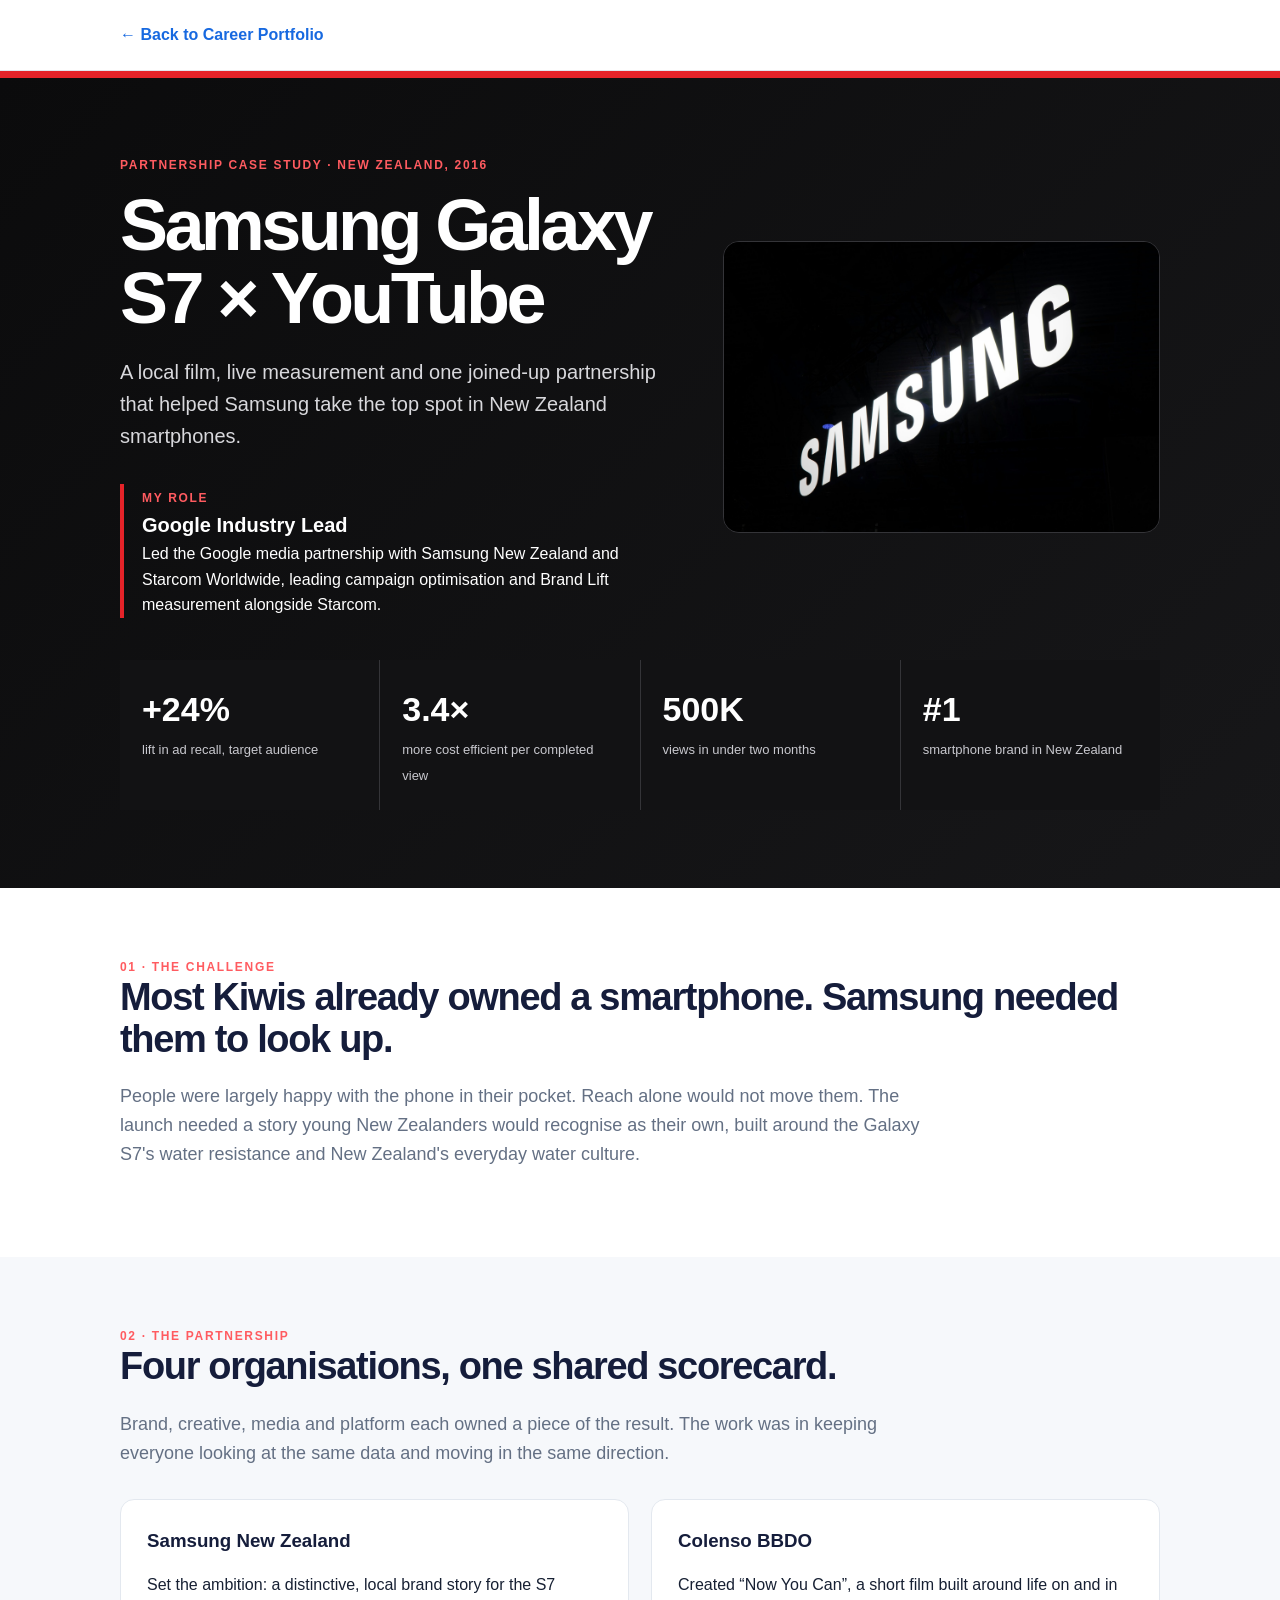
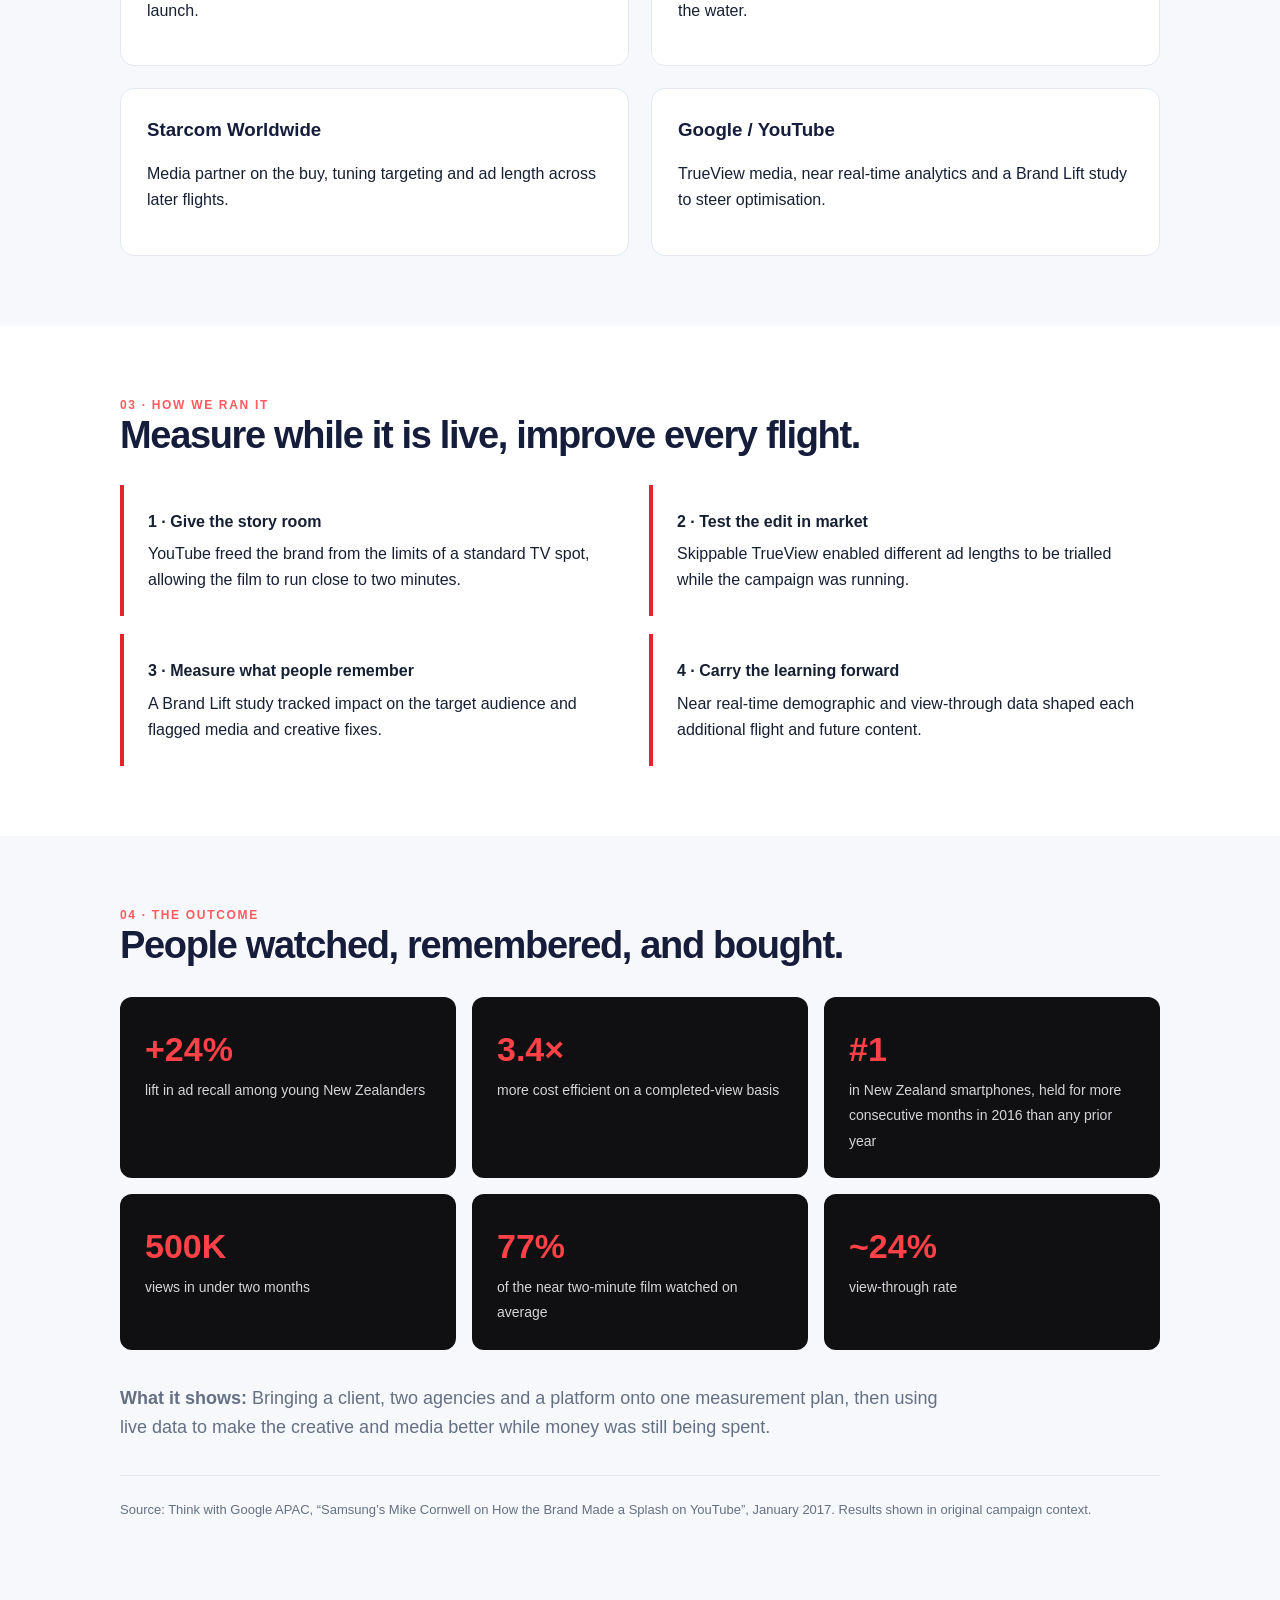
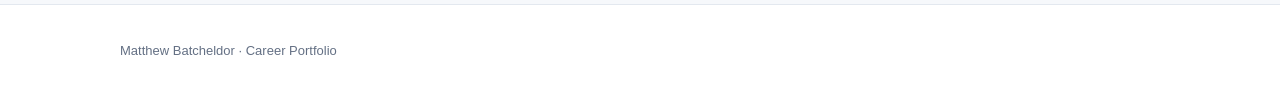
<file: samsung-galaxy-s7-youtube.html>
<!DOCTYPE html>
<html lang="en">
<head>
<meta charset="UTF-8"><meta name="viewport" content="width=device-width,initial-scale=1.0">
<title>Samsung Galaxy S7 × YouTube | Matthew Batcheldor</title>
<style>
:root{--navy:#151d3b;--blue:#1769e0;--red:#e52329;--text:#172033;--muted:#647084;--light:#f6f8fb;--border:#e3e8ef}
*{box-sizing:border-box}body{margin:0;font-family:-apple-system,BlinkMacSystemFont,"Segoe UI",Roboto,Helvetica,Arial,sans-serif;color:var(--text);line-height:1.6;background:#fff}.wrap{width:min(1040px,90%);margin:auto}
nav{padding:22px 0;border-bottom:1px solid var(--border)}nav a{color:var(--blue);font-weight:800;text-decoration:none}
.hero{padding:78px 0;background:linear-gradient(135deg,#0b0b0c 0%,#171719 100%);color:#fff;border-top:7px solid var(--red)}.eyebrow{text-transform:uppercase;letter-spacing:.14em;font-size:12px;font-weight:900;color:#ff5b60}.hero h1{font-size:clamp(44px,7vw,72px);line-height:1.02;letter-spacing:-.05em;margin:14px 0 20px}.hero p{max-width:760px;color:#d8d8dc;font-size:20px}.role{margin-top:32px;border-left:4px solid var(--red);padding-left:18px}.role strong{display:block;font-size:20px}.stats{display:grid;grid-template-columns:repeat(4,1fr);gap:1px;background:#343438;margin-top:42px}.stat{background:#121214;padding:22px}.stat b{display:block;font-size:34px;color:#fff}.stat span{font-size:13px;color:#c8c8ce}
section{padding:70px 0}.light{background:var(--light)}h2{font-size:38px;line-height:1.1;letter-spacing:-.035em;color:var(--navy);margin:0 0 22px}.lead{font-size:18px;color:var(--muted);max-width:820px}.grid{display:grid;grid-template-columns:repeat(2,1fr);gap:22px;margin-top:32px}.box{border:1px solid var(--border);border-radius:14px;padding:26px;background:#fff}.box h3{margin:0 0 8px;color:var(--navy)}.steps{display:grid;grid-template-columns:repeat(2,1fr);gap:18px;margin-top:28px}.step{padding:24px;border-left:4px solid var(--red);background:#fff}.step b{display:block;margin-bottom:7px}.outcomes{display:grid;grid-template-columns:repeat(3,1fr);gap:16px;margin-top:30px}.outcome{padding:25px;background:#101012;color:#fff;border-radius:12px}.outcome b{display:block;font-size:34px;color:#ff4148}.outcome span{color:#d5d5d9;font-size:14px}.source{font-size:13px;color:var(--muted);border-top:1px solid var(--border);padding-top:24px;margin-top:34px}footer{padding:36px 0;border-top:1px solid var(--border);color:var(--muted);font-size:13px}
.hero-intro {
  display: grid;
  grid-template-columns: minmax(0, 1.25fr) minmax(0, 1fr);
  gap: clamp(24px, 5vw, 56px);
  align-items: center;
}
.hero-photo {
  display: block;
  width: 100%;
  height: auto;
  border: 1px solid #343438;
  border-radius: 16px;
}
@media(max-width:760px){.hero-intro,.stats,.grid,.steps,.outcomes{grid-template-columns:1fr}.hero{padding:55px 0}}
</style><link rel="icon" href="/career-portfolio/favicon.svg" type="image/svg+xml"><link rel="apple-touch-icon" href="/career-portfolio/apple-touch-icon.png"></head>
<body>
<nav><div class="wrap"><a href="./">← Back to Career Portfolio</a></div></nav>
<header class="hero"><div class="wrap">
<div class="hero-intro">
  <div>
    <div class="eyebrow">Partnership Case Study · New Zealand, 2016</div>
    <h1>Samsung Galaxy S7 × YouTube</h1>
    <p>A local film, live measurement and one joined-up partnership that helped Samsung take the top spot in New Zealand smartphones.</p>
    <div class="role"><span class="eyebrow">My role</span><strong>Google Industry Lead</strong><span>Led the Google media partnership with Samsung New Zealand and Starcom Worldwide, leading campaign optimisation and Brand Lift measurement alongside Starcom.</span></div>
  </div>
  <img class="hero-photo" src="assets/case-studies/samsung-galaxy-s7.jpg"
       alt="Illuminated Samsung sign against a black background" width="2048" height="1365">
</div>
<div class="stats"><div class="stat"><b>+24%</b><span>lift in ad recall, target audience</span></div><div class="stat"><b>3.4×</b><span>more cost efficient per completed view</span></div><div class="stat"><b>500K</b><span>views in under two months</span></div><div class="stat"><b>#1</b><span>smartphone brand in New Zealand</span></div></div>
</div></header>
<section><div class="wrap"><div class="eyebrow">01 · The challenge</div><h2>Most Kiwis already owned a smartphone. Samsung needed them to look up.</h2><p class="lead">People were largely happy with the phone in their pocket. Reach alone would not move them. The launch needed a story young New Zealanders would recognise as their own, built around the Galaxy S7's water resistance and New Zealand's everyday water culture.</p></div></section>
<section class="light"><div class="wrap"><div class="eyebrow">02 · The partnership</div><h2>Four organisations, one shared scorecard.</h2><p class="lead">Brand, creative, media and platform each owned a piece of the result. The work was in keeping everyone looking at the same data and moving in the same direction.</p>
<div class="grid"><div class="box"><h3>Samsung New Zealand</h3><p>Set the ambition: a distinctive, local brand story for the S7 launch.</p></div><div class="box"><h3>Colenso BBDO</h3><p>Created “Now You Can”, a short film built around life on and in the water.</p></div><div class="box"><h3>Starcom Worldwide</h3><p>Media partner on the buy, tuning targeting and ad length across later flights.</p></div><div class="box"><h3>Google / YouTube</h3><p>TrueView media, near real-time analytics and a Brand Lift study to steer optimisation.</p></div></div>
</div></section>
<section><div class="wrap"><div class="eyebrow">03 · How we ran it</div><h2>Measure while it is live, improve every flight.</h2>
<div class="steps"><div class="step"><b>1 · Give the story room</b>YouTube freed the brand from the limits of a standard TV spot, allowing the film to run close to two minutes.</div><div class="step"><b>2 · Test the edit in market</b>Skippable TrueView enabled different ad lengths to be trialled while the campaign was running.</div><div class="step"><b>3 · Measure what people remember</b>A Brand Lift study tracked impact on the target audience and flagged media and creative fixes.</div><div class="step"><b>4 · Carry the learning forward</b>Near real-time demographic and view-through data shaped each additional flight and future content.</div></div>
</div></section>
<section class="light"><div class="wrap"><div class="eyebrow">04 · The outcome</div><h2>People watched, remembered, and bought.</h2>
<div class="outcomes"><div class="outcome"><b>+24%</b><span>lift in ad recall among young New Zealanders</span></div><div class="outcome"><b>3.4×</b><span>more cost efficient on a completed-view basis</span></div><div class="outcome"><b>#1</b><span>in New Zealand smartphones, held for more consecutive months in 2016 than any prior year</span></div><div class="outcome"><b>500K</b><span>views in under two months</span></div><div class="outcome"><b>77%</b><span>of the near two-minute film watched on average</span></div><div class="outcome"><b>~24%</b><span>view-through rate</span></div></div>
<p class="lead" style="margin-top:34px"><strong>What it shows:</strong> Bringing a client, two agencies and a platform onto one measurement plan, then using live data to make the creative and media better while money was still being spent.</p>
<p class="source">Source: Think with Google APAC, “Samsung’s Mike Cornwell on How the Brand Made a Splash on YouTube”, January 2017. Results shown in original campaign context.</p>
</div></section>
<footer><div class="wrap">Matthew Batcheldor · Career Portfolio</div></footer>
</body></html>
</file>
